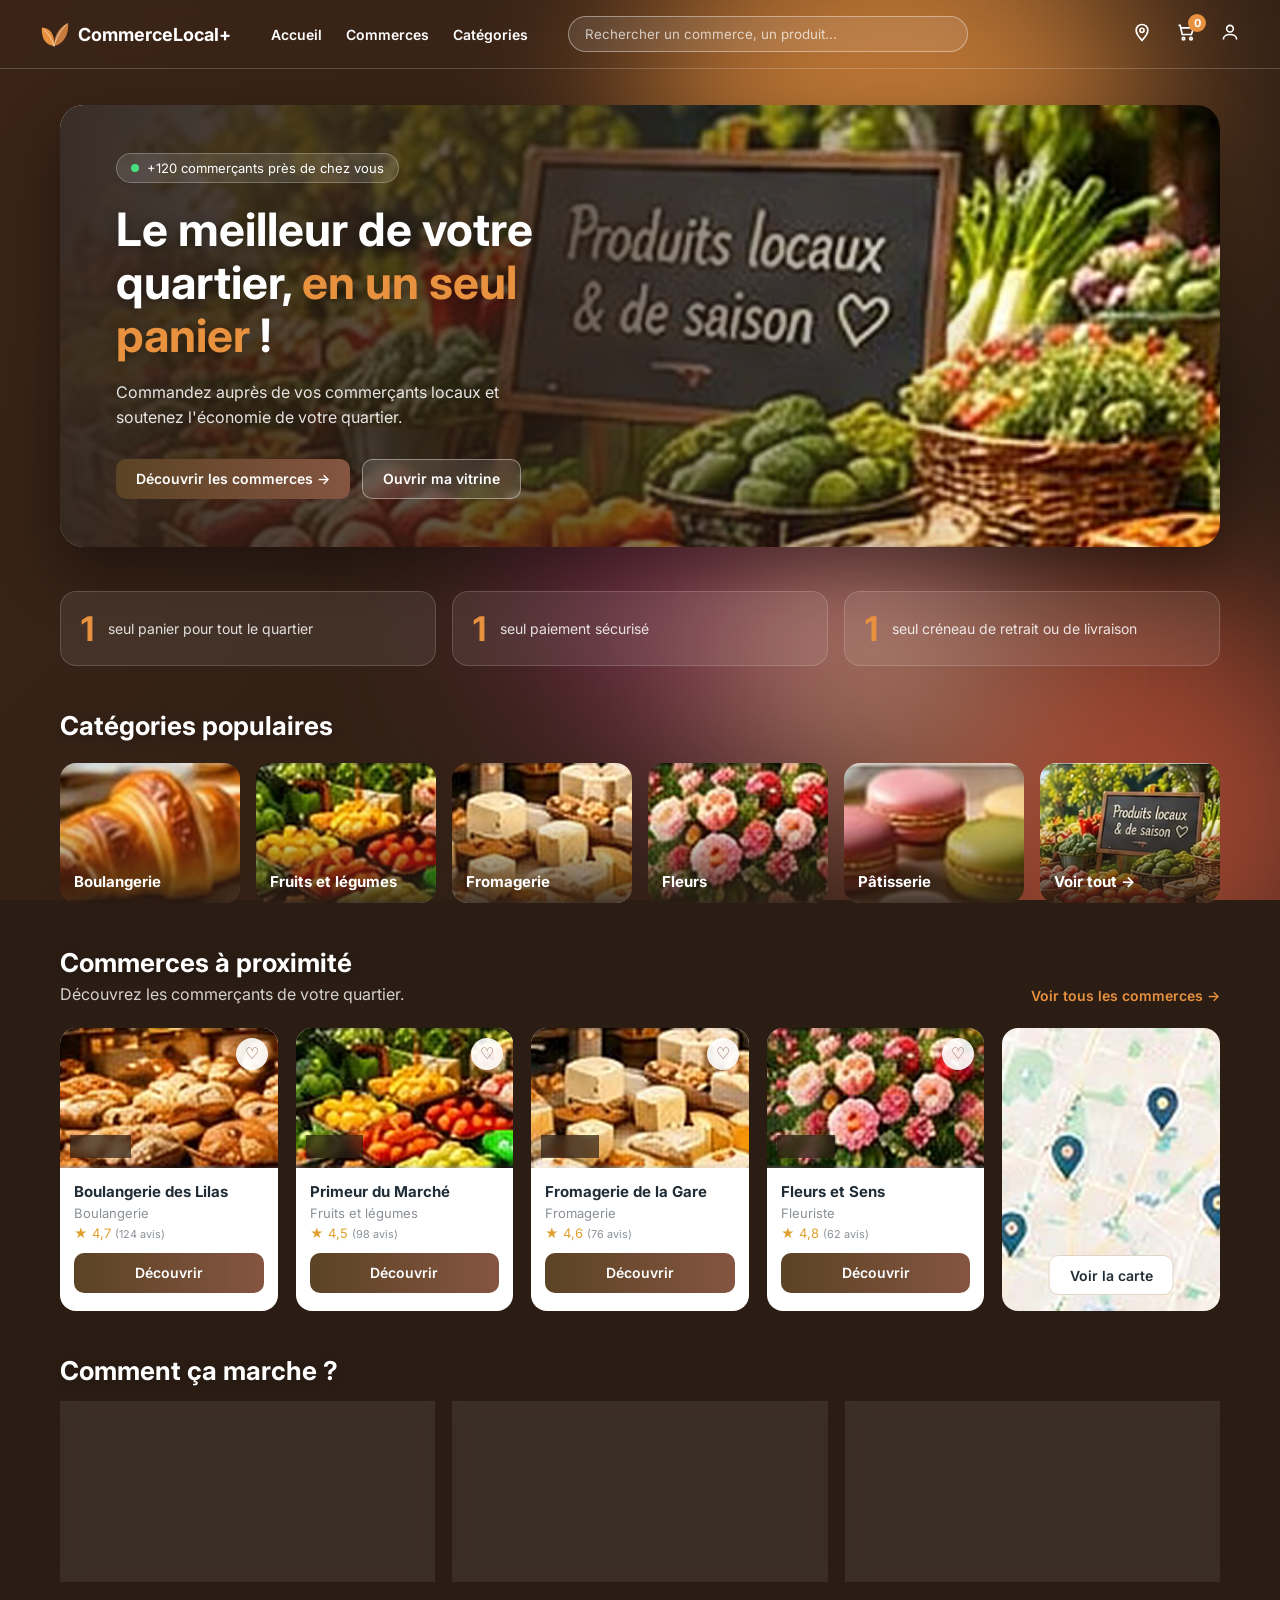
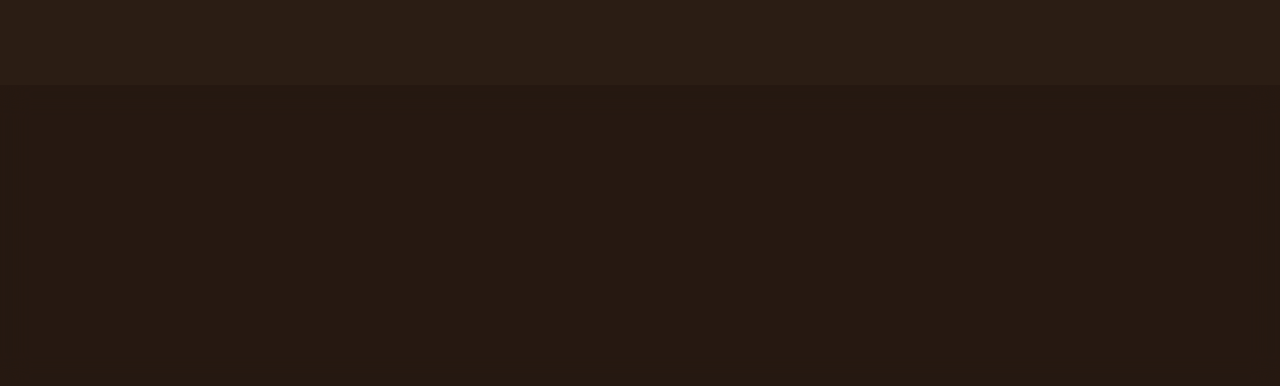
<file: pages-personne3/index.html>
<!DOCTYPE html>
<html lang="fr">
<head>
  <meta charset="UTF-8">
  <meta name="viewport" content="width=device-width, initial-scale=1.0">
  <title>Accueil - CommerceLocal+</title>
  <link href="https://fonts.googleapis.com/css2?family=Inter:wght@400;500;600;700&display=swap" rel="stylesheet">
  <!-- connexion.css pour le fond, l'en-tête, le pied de page et les boutons (commun au site) -->
  <link rel="stylesheet" href="css/connexion.css">
  <link rel="stylesheet" href="css/style.css">
</head>
<body data-page="accueil">

  <!-- taches de couleur floues qui bougent doucement derrière la page -->
  <div class="fond-couleurs">
    <span class="tache tache-1"></span>
    <span class="tache tache-2"></span>
    <span class="tache tache-3"></span>
    <span class="tache tache-4"></span>
  </div>

  <!-- en-tête -->
  <header class="entete">
    <a href="index.html" class="logo">
      <img src="images/logo.svg" alt="" onerror="this.remove()">
      CommerceLocal+
    </a>
    <nav class="menu">
      <a href="index.html">Accueil</a>
      <a href="index.html#commerces">Commerces</a>
      <a href="index.html#categories">Catégories</a>
    </nav>
    <button class="bouton-menu" type="button">☰</button>
    <input type="search" class="recherche" placeholder="Rechercher un commerce, un produit...">
    <div class="icones">
      <a href="index.html#commerces" title="Commerces autour de moi"><svg width="20" height="20" viewBox="0 0 24 24" fill="none" stroke="currentColor" stroke-width="2"><path d="M12 22s7-7 7-12a7 7 0 0 0-14 0c0 5 7 12 7 12z"/><circle cx="12" cy="10" r="2.5"/></svg></a>
      <a href="panier.html" title="Mon panier" class="lien-panier"><svg width="20" height="20" viewBox="0 0 24 24" fill="none" stroke="currentColor" stroke-width="2"><path d="M3 4h2l2.5 11h11L21 7H6.5"/><circle cx="9" cy="20" r="1.5"/><circle cx="18" cy="20" r="1.5"/></svg><b class="cart-count">0</b></a>
      <a href="connexion.html" title="Mon compte"><svg width="20" height="20" viewBox="0 0 24 24" fill="none" stroke="currentColor" stroke-width="2"><circle cx="12" cy="8" r="4"/><path d="M4 21c0-4 4-6 8-6s8 2 8 6"/></svg></a>
    </div>
  </header>

  <main class="page-site">

    <!-- bannière d'accueil : la photo du marché avec le texte par-dessus -->
    <section class="hero">
      <img class="hero-photo" src="images/hero.jpg" alt="Étal de fruits et légumes au marché">
      <div class="hero-texte">
        <p class="badge"><span class="point"></span> +120 commerçants près de chez vous</p>
        <h1>Le meilleur de votre quartier, <span>en un seul panier</span> !</h1>
        <p>Commandez auprès de vos commerçants locaux et soutenez l'économie de votre quartier.</p>
        <div class="hero-boutons">
          <a class="bouton-plein petit" href="#commerces">Découvrir les commerces →</a>
          <a class="bouton-verre" href="inscription.html">Ouvrir ma vitrine</a>
        </div>
      </div>
    </section>

    <!-- trois chiffres clés -->
    <div class="chiffres-cles">
      <div><strong>1</strong><span>seul panier pour tout le quartier</span></div>
      <div><strong>1</strong><span>seul paiement sécurisé</span></div>
      <div><strong>1</strong><span>seul créneau de retrait ou de livraison</span></div>
    </div>

    <!-- catégories -->
    <section id="categories">
      <div class="entete-section">
        <h2 class="titre-section">Catégories populaires</h2>
      </div>
      <div class="categories">
        <a href="#commerces"><img src="images/croissant.jpg" alt=""><b>Boulangerie</b></a>
        <a href="#commerces"><img src="images/shop-primeur.jpg" alt=""><b>Fruits et légumes</b></a>
        <a href="#commerces"><img src="images/shop-fromagerie.jpg" alt=""><b>Fromagerie</b></a>
        <a href="#commerces"><img src="images/shop-fleurs.jpg" alt=""><b>Fleurs</b></a>
        <a href="#commerces"><img src="images/macarons.jpg" alt=""><b>Pâtisserie</b></a>
        <a href="#commerces"><img src="images/hero.jpg" alt=""><b>Voir tout →</b></a>
      </div>
    </section>

    <!-- commerces à proximité -->
    <section id="commerces">
      <div class="entete-section">
        <div>
          <h2 class="titre-section">Commerces à proximité</h2>
          <p class="sous-titre-section">Découvrez les commerçants de votre quartier.</p>
        </div>
        <a href="#commerces" class="voir-tout">Voir tous les commerces →</a>
      </div>
      <div class="commerces">

        <article class="commerce">
          <div class="commerce-photo">
            <img src="images/shop-boulangerie.jpg" alt="Pains et viennoiseries">
            <span class="distance">0,8 km</span>
            <button class="favori" type="button" title="Ajouter aux favoris">♡</button>
          </div>
          <div class="commerce-infos">
            <h3>Boulangerie des Lilas</h3>
            <p>Boulangerie</p>
            <p class="etoiles">★ 4,7 <small>(124 avis)</small></p>
            <a class="bouton-plein petit" href="fiche-commerce.html">Découvrir</a>
          </div>
        </article>

        <article class="commerce">
          <div class="commerce-photo">
            <img src="images/shop-primeur.jpg" alt="Fruits et légumes">
            <span class="distance">1,2 km</span>
            <button class="favori" type="button" title="Ajouter aux favoris">♡</button>
          </div>
          <div class="commerce-infos">
            <h3>Primeur du Marché</h3>
            <p>Fruits et légumes</p>
            <p class="etoiles">★ 4,5 <small>(98 avis)</small></p>
            <a class="bouton-plein petit" href="fiche-commerce.html">Découvrir</a>
          </div>
        </article>

        <article class="commerce">
          <div class="commerce-photo">
            <img src="images/shop-fromagerie.jpg" alt="Fromages">
            <span class="distance">1,6 km</span>
            <button class="favori" type="button" title="Ajouter aux favoris">♡</button>
          </div>
          <div class="commerce-infos">
            <h3>Fromagerie de la Gare</h3>
            <p>Fromagerie</p>
            <p class="etoiles">★ 4,6 <small>(76 avis)</small></p>
            <a class="bouton-plein petit" href="fiche-commerce.html">Découvrir</a>
          </div>
        </article>

        <article class="commerce">
          <div class="commerce-photo">
            <img src="images/shop-fleurs.jpg" alt="Bouquets de fleurs">
            <span class="distance">1,8 km</span>
            <button class="favori" type="button" title="Ajouter aux favoris">♡</button>
          </div>
          <div class="commerce-infos">
            <h3>Fleurs et Sens</h3>
            <p>Fleuriste</p>
            <p class="etoiles">★ 4,8 <small>(62 avis)</small></p>
            <a class="bouton-plein petit" href="fiche-commerce.html">Découvrir</a>
          </div>
        </article>

        <article class="commerce carte-quartier">
          <img src="images/carte.jpg" alt="Carte du quartier">
          <a class="bouton-contour petit" href="#commerces">Voir la carte</a>
        </article>

      </div>
    </section>

    <!-- comment ça marche -->
    <section class="etapes-site">
      <h2 class="titre-section">Comment ça marche ?</h2>
      <div class="trois-etapes">
        <div class="etape-site"><span class="pastille">1</span><h3>Je remplis mon panier</h3><p>Je choisis mes produits chez plusieurs commerçants du quartier.</p></div>
        <div class="etape-site"><span class="pastille">2</span><h3>Je choisis un créneau</h3><p>Retrait en boutique ou livraison, au moment qui m'arrange.</p></div>
        <div class="etape-site"><span class="pastille">3</span><h3>Je paie une seule fois</h3><p>Un seul paiement sécurisé pour toute ma commande.</p></div>
      </div>
    </section>

  </main>

  <!-- pied de page -->
  <footer class="pied">
    <div class="pied-colonnes">
      <div class="pied-colonne">
        <p class="pied-logo">CommerceLocal+</p>
        <p>La marketplace des commerçants de votre quartier : un seul panier, un seul paiement, un seul créneau.</p>
        <!-- réseaux sociaux -->
        <div class="reseaux">
          <a href="#" title="Instagram"><svg width="18" height="18" viewBox="0 0 24 24" fill="none" stroke="currentColor" stroke-width="2"><rect x="3" y="3" width="18" height="18" rx="5"/><circle cx="12" cy="12" r="4"/></svg></a>
          <a href="#" title="Facebook"><svg width="18" height="18" viewBox="0 0 24 24" fill="currentColor"><path d="M14 8h3V4h-3c-2.8 0-4 1.8-4 4v2H7v4h3v8h4v-8h3l1-4h-4V8.5c0-.3.2-.5.5-.5z"/></svg></a>
          <a href="#" title="E-mail"><svg width="18" height="18" viewBox="0 0 24 24" fill="none" stroke="currentColor" stroke-width="2"><rect x="3" y="5" width="18" height="14" rx="2"/><path d="M3 7l9 6 9-6"/></svg></a>
        </div>
      </div>
      <div class="pied-colonne">
        <p class="pied-titre">Découvrir</p>
        <a href="index.html">Accueil</a>
        <a href="index.html#commerces">Commerces</a>
        <a href="index.html#categories">Catégories</a>
      </div>
      <div class="pied-colonne">
        <p class="pied-titre">Mon compte</p>
        <a href="connexion.html">Se connecter</a>
        <a href="inscription.html">Créer un compte</a>
        <a href="dashboard-client.html">Mon tableau de bord</a>
      </div>
      <div class="pied-colonne">
        <p class="pied-titre">Espaces pro</p>
        <a href="dashboard-commercant.html">Commerçant</a>
        <a href="dashboard-livreur.html">Livreur</a>
        <a href="dashboard-admin.html">Administrateur</a>
      </div>
      <div class="pied-colonne">
        <p class="pied-titre">Aide</p>
        <a href="#">Contact</a>
        <a href="#">Questions fréquentes</a>
        <a href="#">Conditions d'utilisation</a>
        <a href="#">Mentions légales</a>
      </div>
    </div>
    <p class="pied-bas">© 2026 CommerceLocal+ · Projet ECE B2 Data &amp; IA</p>
  </footer>


  <script src="js/script.js"></script>
</body>
</html>
</file>
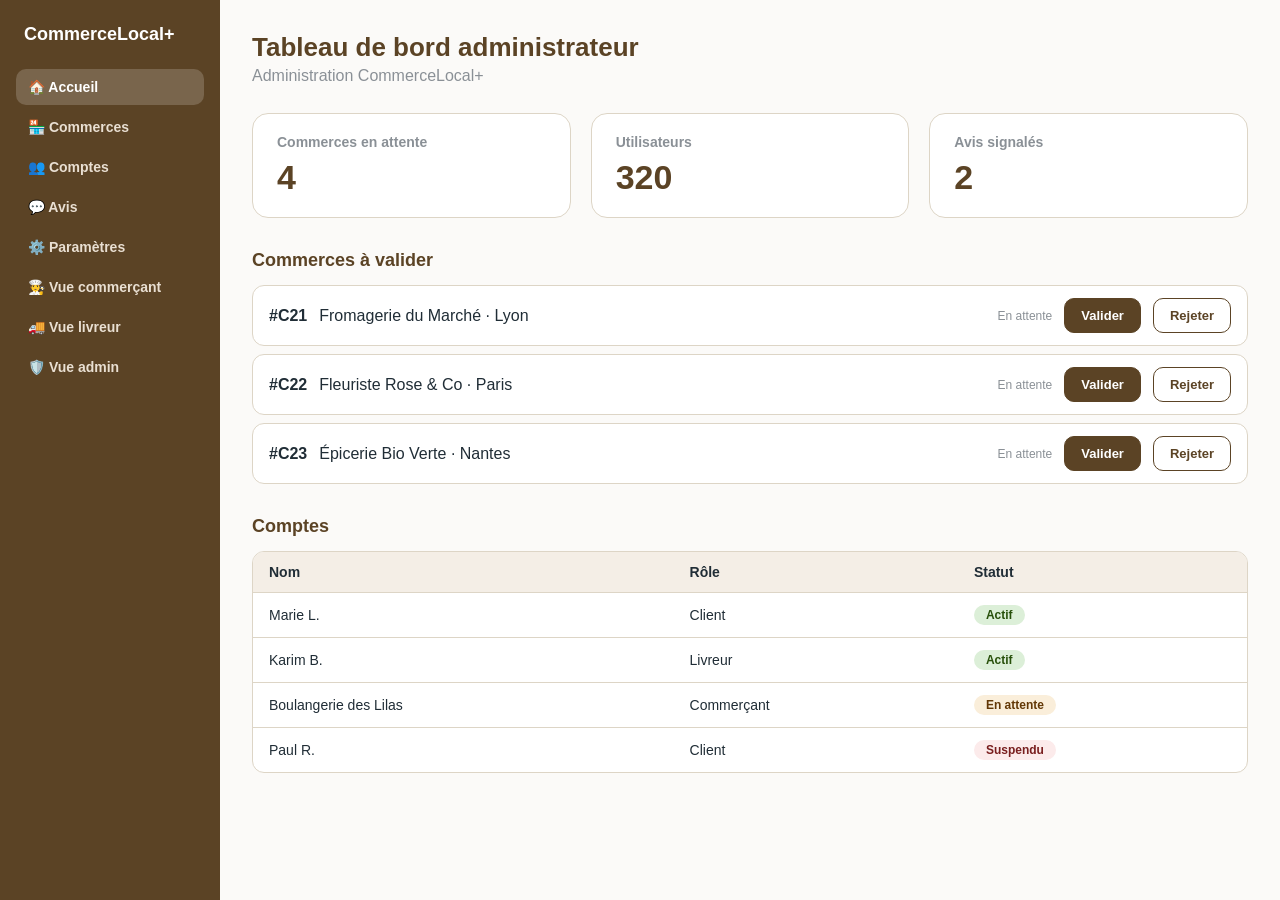
<file: dashboard_admin.html>
<!DOCTYPE html>
<html lang="fr">

<head>
    <meta charset="UTF-8">
    <meta name="viewport" content="width=device-width, initial-scale=1">
    <title>Tableau de bord administrateur</title>
    <link rel="stylesheet" href="css/dashboard.css">
    <script src="js/dashboard.js" charset="UTF-8" defer></script>
</head>

<body>
    <div class="layout">

        <aside class="menu-lateral">
            <div class="logo-dash">CommerceLocal+</div>
            <nav>
                <a class="nav-item actif" href="dashboard_admin.html">🏠 Accueil</a>
                <a class="nav-item" href="#commerces">🏪 Commerces</a>
                <a class="nav-item" href="#comptes">👥 Comptes</a>
                <a class="nav-item" href="#">💬 Avis</a>
                <a class="nav-item" href="#">⚙️ Paramètres</a>
                <a class="nav-item" href="dashboard_commercant.html">🧑‍🍳 Vue commerçant</a>
                <a class="nav-item" href="dashboard_livreur.html">🚚 Vue livreur</a>
                <a class="nav-item" href="dashboard_admin.html">🛡️ Vue admin</a>
            </nav>
        </aside>

        <main class="contenu">
            <h1>Tableau de bord administrateur</h1>
            <p class="commerce">Administration CommerceLocal+</p>

            <section class="cartes">
                <div class="carte-stat">
                    <span class="carte-titre">Commerces en attente</span>
                    <span class="carte-chiffre">4</span>
                </div>
                <div class="carte-stat">
                    <span class="carte-titre">Utilisateurs</span>
                    <span class="carte-chiffre">320</span>
                </div>
                <div class="carte-stat">
                    <span class="carte-titre">Avis signalés</span>
                    <span class="carte-chiffre">2</span>
                </div>
            </section>

            <section class="bloc" id="commerces">
                <h2>Commerces à valider</h2>

                <div class="commande">
                    <span class="num">#C21</span>
                    <span class="texte">Fromagerie du Marché · Lyon</span>
                    <span class="etat">En attente</span>
                    <button class="btn plein">Valider</button>
                    <button class="btn contour">Rejeter</button>
                </div>

                <div class="commande">
                    <span class="num">#C22</span>
                    <span class="texte">Fleuriste Rose &amp; Co · Paris</span>
                    <span class="etat">En attente</span>
                    <button class="btn plein">Valider</button>
                    <button class="btn contour">Rejeter</button>
                </div>

                <div class="commande">
                    <span class="num">#C23</span>
                    <span class="texte">Épicerie Bio Verte · Nantes</span>
                    <span class="etat">En attente</span>
                    <button class="btn plein">Valider</button>
                    <button class="btn contour">Rejeter</button>
                </div>
            </section>

            <section class="bloc" id="comptes">
                <div class="entete-bloc">
                    <h2>Comptes</h2>
                </div>
                <div class="tableau">
                    <table>
                        <thead>
                            <tr>
                                <th>Nom</th>
                                <th>Rôle</th>
                                <th>Statut</th>
                            </tr>
                        </thead>
                        <tbody>
                            <tr>
                                <td>Marie L.</td>
                                <td>Client</td>
                                <td><span class="pastille vert">Actif</span></td>
                            </tr>
                            <tr>
                                <td>Karim B.</td>
                                <td>Livreur</td>
                                <td><span class="pastille vert">Actif</span></td>
                            </tr>
                            <tr>
                                <td>Boulangerie des Lilas</td>
                                <td>Commerçant</td>
                                <td><span class="pastille orange">En attente</span></td>
                            </tr>
                            <tr>
                                <td>Paul R.</td>
                                <td>Client</td>
                                <td><span class="pastille rouge">Suspendu</span></td>
                            </tr>
                        </tbody>
                    </table>
                </div>
            </section>
        </main>

    </div>
</body>

</html>
</file>
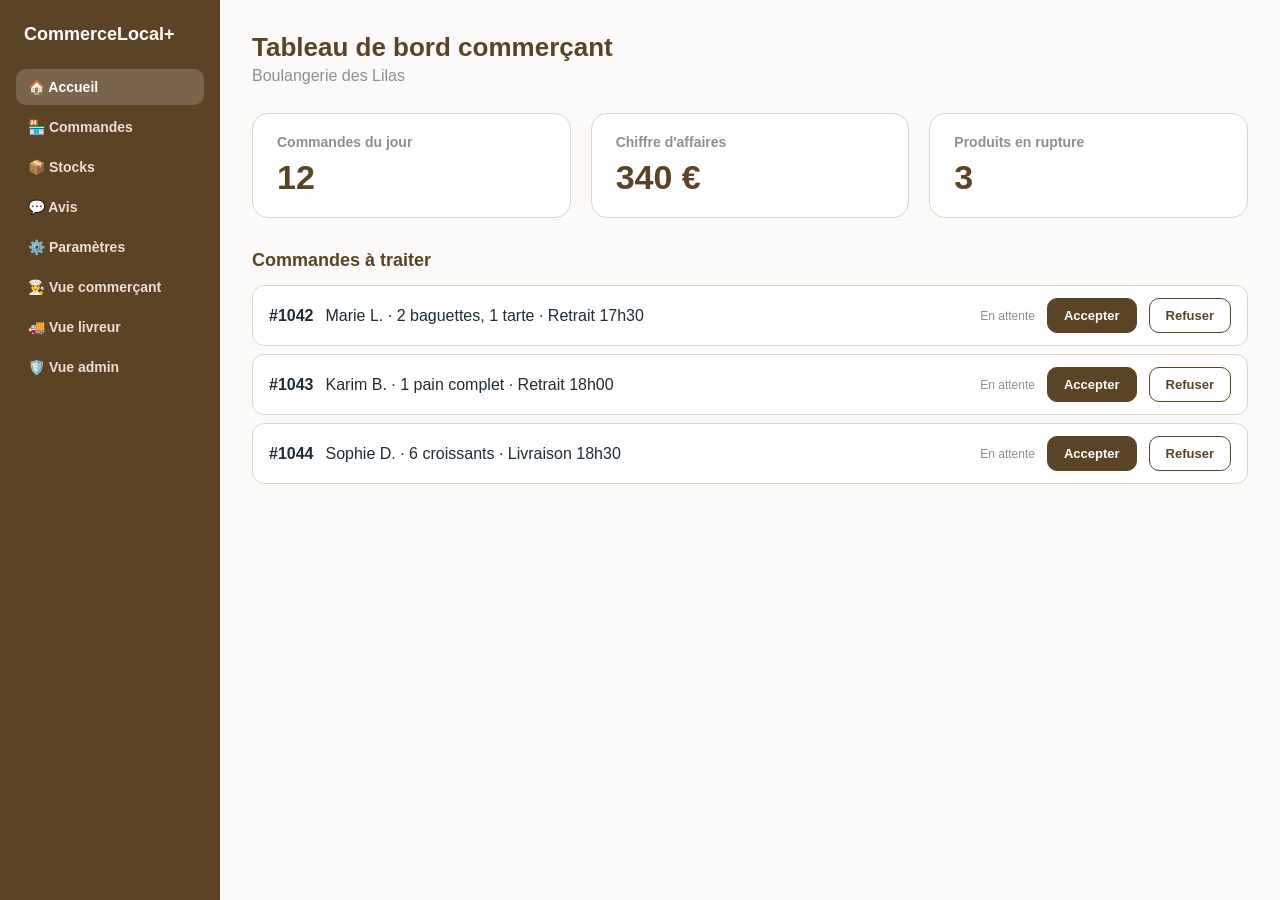
<file: dashboard_commercant.html>
<!DOCTYPE html>
<html lang="fr">

<head>
    <meta charset="UTF-8">
    <meta name="viewport" content="width=device-width, initial-scale=1">
    <title>Tableau de bord commerçant</title>
    <link rel="stylesheet" href="css/dashboard.css">
</head>


<body>
    <div class="layout">

        <aside class="menu-lateral">
            <div class="logo-dash">CommerceLocal+</div>
            <nav>
                <a class="nav-item actif" href="#">🏠 Accueil</a>
                <a class="nav-item" href="#">🏪 Commandes</a>
                <a class="nav-item" href="#">📦 Stocks</a>
                <a class="nav-item" href="#">💬 Avis</a>
                <a class="nav-item" href="parametres.html">⚙️ Paramètres</a>
                <a class="nav-item" href="dashboard_commercant.html">🧑‍🍳 Vue commerçant</a>
                <a class="nav-item" href="dashboard_livreur.html">🚚 Vue livreur</a>
                <a class="nav-item" href="dashboard_admin.html">🛡️ Vue admin</a>
            </nav>
        </aside>

        <main class="contenu">
            <h1>Tableau de bord commerçant</h1>
            <p class="commerce">Boulangerie des Lilas</p>

            <section class="cartes">
                <div class="carte-stat">
                    <span class="carte-titre">Commandes du jour</span>
                    <span class="carte-chiffre">12</span>
                </div>
                <div class="carte-stat">
                    <span class="carte-titre">Chiffre d'affaires</span>
                    <span class="carte-chiffre">340 €</span>
                </div>
                <div class="carte-stat">
                    <span class="carte-titre">Produits en rupture</span>
                    <span class="carte-chiffre">3</span>
                </div>
            </section>
            <section class="bloc">
                <h2>Commandes à traiter</h2>

                <div class="commande">
                    <span class="num">#1042</span>
                    <span class="texte">Marie L. · 2 baguettes, 1 tarte · Retrait 17h30</span>
                    <span class="etat">En attente</span>
                    <button class="btn plein">Accepter</button>
                    <button class="btn contour">Refuser</button>
                </div>

                <div class="commande">
                    <span class="num">#1043</span>
                    <span class="texte">Karim B. · 1 pain complet · Retrait 18h00</span>
                    <span class="etat">En attente</span>
                    <button class="btn plein">Accepter</button>
                    <button class="btn contour">Refuser</button>
                </div>

                <div class="commande">
                    <span class="num">#1044</span>
                    <span class="texte">Sophie D. · 6 croissants · Livraison 18h30</span>
                    <span class="etat">En attente</span>
                    <button class="btn plein">Accepter</button>
                    <button class="btn contour">Refuser</button>
                </div>
            </section>
        </main>

    </div>
    <script src="js/dashboard.js" charset="UTF-8" defer></script>
</body>

</html>
</file>
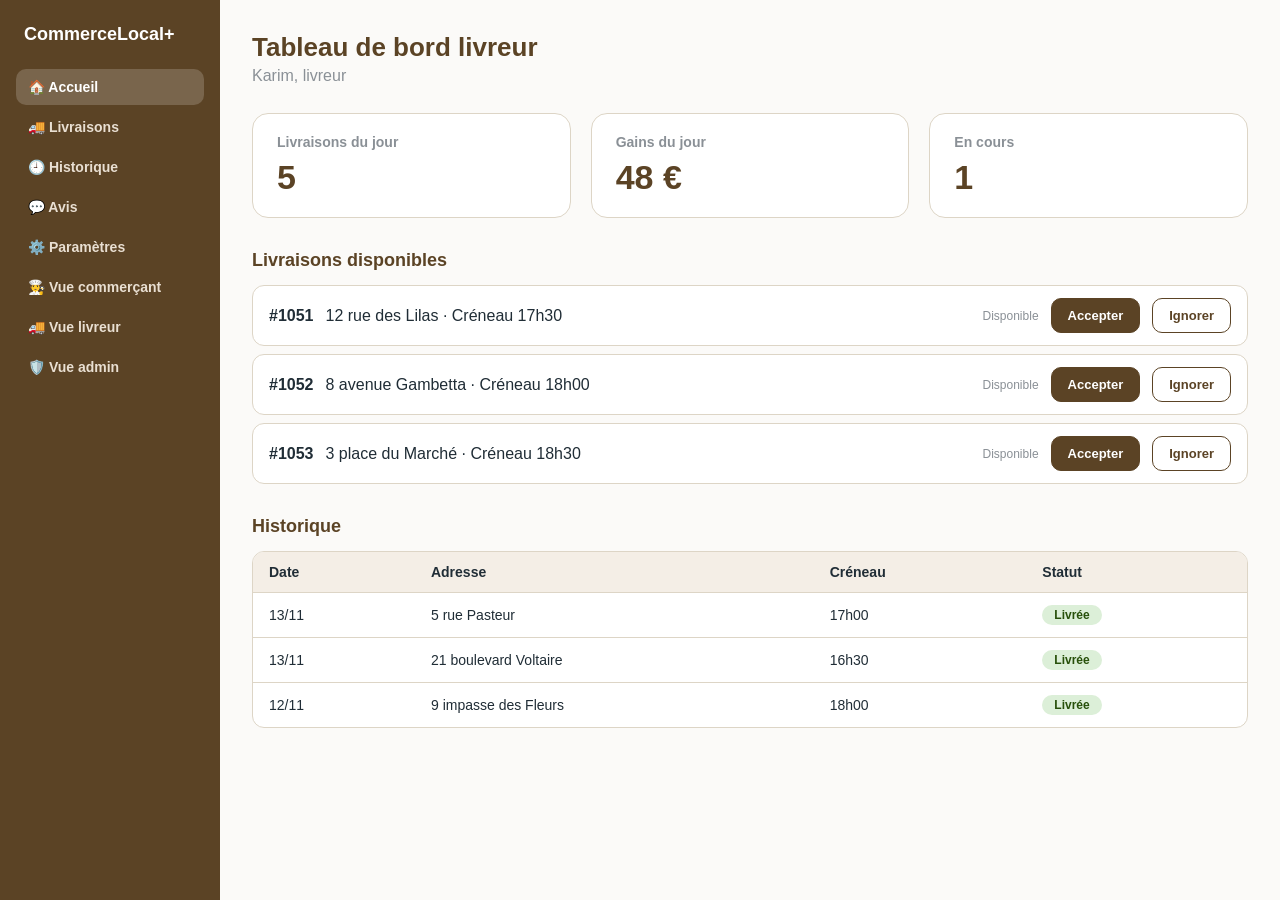
<file: dashboard_livreur.html>
<!DOCTYPE html>
<html lang="fr">

<head>
    <meta charset="UTF-8">
    <meta name="viewport" content="width=device-width, initial-scale=1">
    <title>Tableau de bord livreur</title>
    <link rel="stylesheet" href="css/dashboard.css">
    <script src="js/dashboard.js" charset="UTF-8" defer></script>
</head>

<body>
    <div class="layout">

        <aside class="menu-lateral">
            <div class="logo-dash">CommerceLocal+</div>
            <nav>
                <a class="nav-item actif" href="dashboard_livreur.html">🏠 Accueil</a>
                <a class="nav-item" href="#livraisons">🚚 Livraisons</a>
                <a class="nav-item" href="#historique">🕘 Historique</a>
                <a class="nav-item" href="#">💬 Avis</a>
                <a class="nav-item" href="#">⚙️ Paramètres</a>
                <a class="nav-item" href="dashboard_commercant.html">🧑‍🍳 Vue commerçant</a>
                <a class="nav-item" href="dashboard_livreur.html">🚚 Vue livreur</a>
                <a class="nav-item" href="dashboard_admin.html">🛡️ Vue admin</a>
            </nav>
        </aside>

        <main class="contenu">
            <h1>Tableau de bord livreur</h1>
            <p class="commerce">Karim, livreur</p>

            <section class="cartes">
                <div class="carte-stat">
                    <span class="carte-titre">Livraisons du jour</span>
                    <span class="carte-chiffre">5</span>
                </div>
                <div class="carte-stat">
                    <span class="carte-titre">Gains du jour</span>
                    <span class="carte-chiffre">48 €</span>
                </div>
                <div class="carte-stat">
                    <span class="carte-titre">En cours</span>
                    <span class="carte-chiffre">1</span>
                </div>
            </section>

            <section class="bloc" id="livraisons">
                <h2>Livraisons disponibles</h2>

                <div class="commande">
                    <span class="num">#1051</span>
                    <span class="texte">12 rue des Lilas · Créneau 17h30</span>
                    <span class="etat">Disponible</span>
                    <button class="btn plein">Accepter</button>
                    <button class="btn contour">Ignorer</button>
                </div>

                <div class="commande">
                    <span class="num">#1052</span>
                    <span class="texte">8 avenue Gambetta · Créneau 18h00</span>
                    <span class="etat">Disponible</span>
                    <button class="btn plein">Accepter</button>
                    <button class="btn contour">Ignorer</button>
                </div>

                <div class="commande">
                    <span class="num">#1053</span>
                    <span class="texte">3 place du Marché · Créneau 18h30</span>
                    <span class="etat">Disponible</span>
                    <button class="btn plein">Accepter</button>
                    <button class="btn contour">Ignorer</button>
                </div>
            </section>

            <section class="bloc" id="historique">
                <div class="entete-bloc">
                    <h2>Historique</h2>
                </div>
                <div class="tableau">
                    <table>
                        <thead>
                            <tr>
                                <th>Date</th>
                                <th>Adresse</th>
                                <th>Créneau</th>
                                <th>Statut</th>
                            </tr>
                        </thead>
                        <tbody>
                            <tr>
                                <td>13/11</td>
                                <td>5 rue Pasteur</td>
                                <td>17h00</td>
                                <td><span class="pastille vert">Livrée</span></td>
                            </tr>
                            <tr>
                                <td>13/11</td>
                                <td>21 boulevard Voltaire</td>
                                <td>16h30</td>
                                <td><span class="pastille vert">Livrée</span></td>
                            </tr>
                            <tr>
                                <td>12/11</td>
                                <td>9 impasse des Fleurs</td>
                                <td>18h00</td>
                                <td><span class="pastille vert">Livrée</span></td>
                            </tr>
                        </tbody>
                    </table>
                </div>
            </section>
        </main>

    </div>
</body>

</html>
</file>
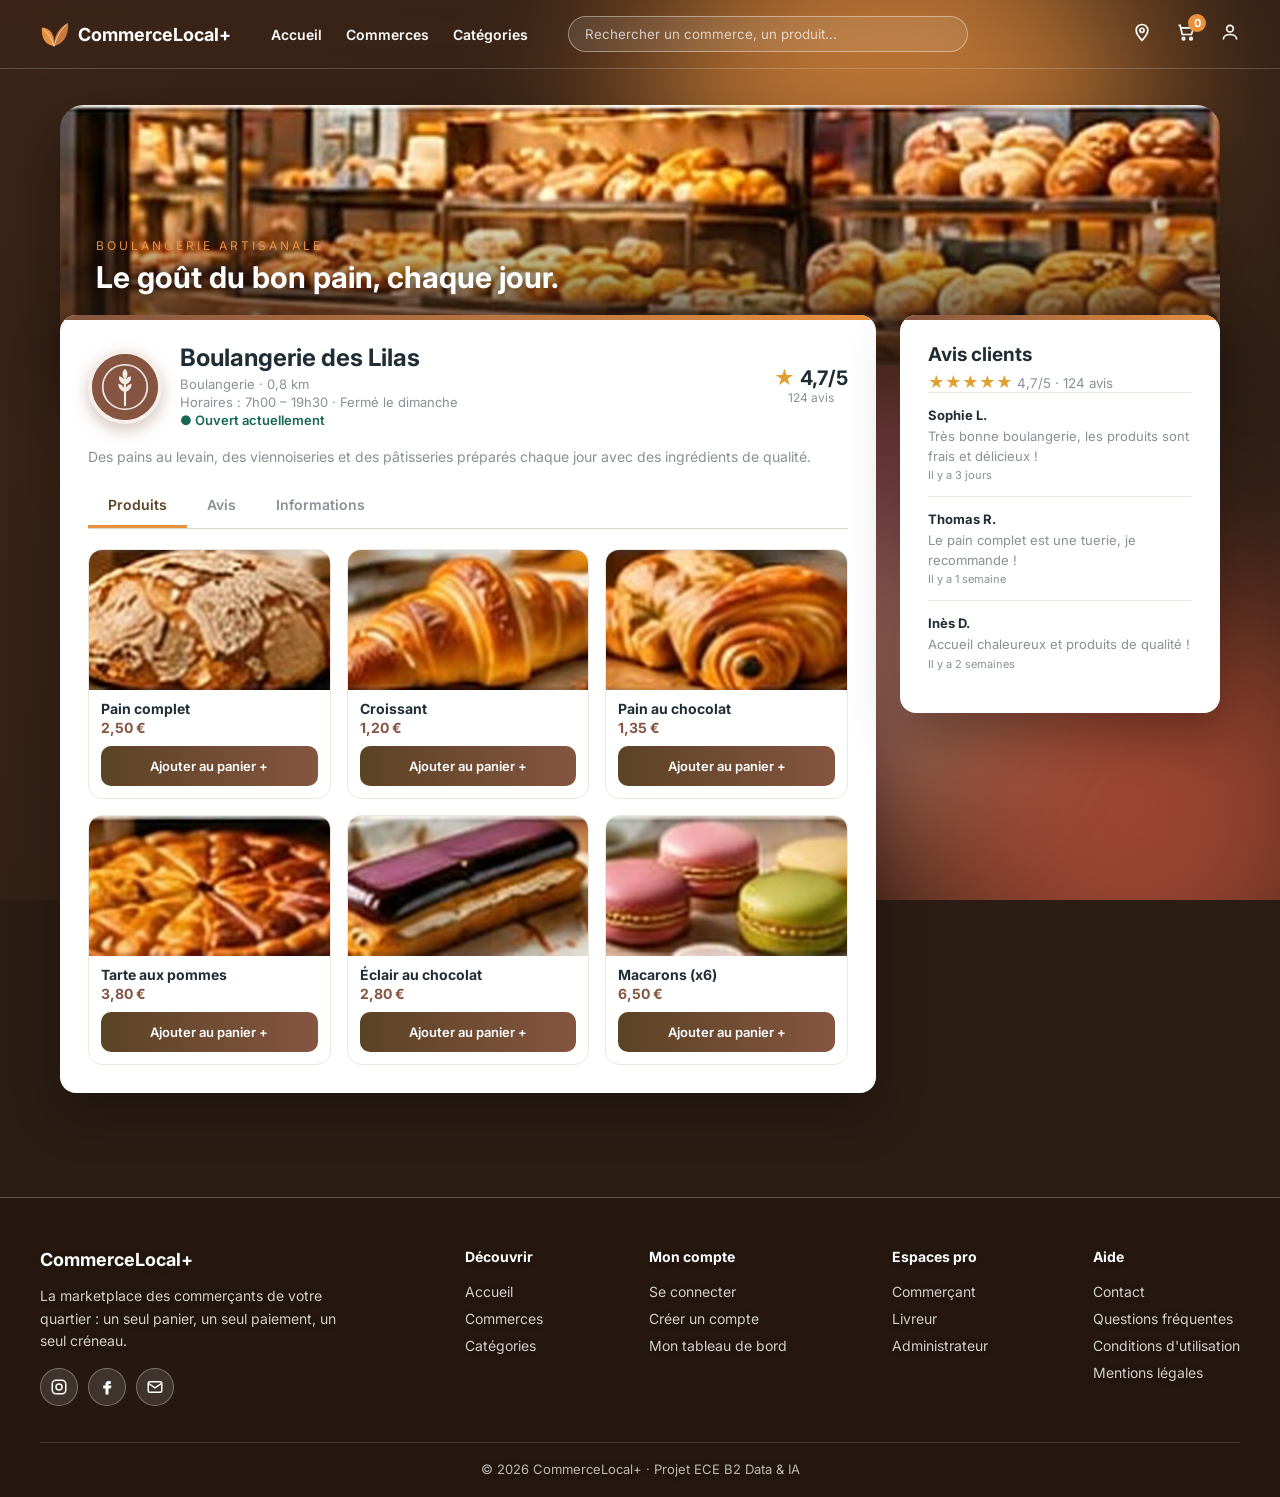
<file: pages-personne3/fiche-commerce.html>
<!DOCTYPE html>
<html lang="fr">
<head>
  <meta charset="UTF-8">
  <meta name="viewport" content="width=device-width, initial-scale=1.0">
  <title>Boulangerie des Lilas - CommerceLocal+</title>
  <link href="https://fonts.googleapis.com/css2?family=Inter:wght@400;500;600;700&display=swap" rel="stylesheet">
  <!-- connexion.css pour le fond, l'en-tête, le pied de page et les boutons (commun au site) -->
  <link rel="stylesheet" href="css/connexion.css">
  <link rel="stylesheet" href="css/style.css">
</head>
<body data-page="fiche">

  <!-- taches de couleur floues qui bougent doucement derrière la page -->
  <div class="fond-couleurs">
    <span class="tache tache-1"></span>
    <span class="tache tache-2"></span>
    <span class="tache tache-3"></span>
    <span class="tache tache-4"></span>
  </div>

  <!-- en-tête -->
  <header class="entete">
    <a href="index.html" class="logo">
      <img src="images/logo.svg" alt="" onerror="this.remove()">
      CommerceLocal+
    </a>
    <nav class="menu">
      <a href="index.html">Accueil</a>
      <a href="index.html#commerces">Commerces</a>
      <a href="index.html#categories">Catégories</a>
    </nav>
    <button class="bouton-menu" type="button">☰</button>
    <input type="search" class="recherche" placeholder="Rechercher un commerce, un produit...">
    <div class="icones">
      <a href="index.html#commerces" title="Commerces autour de moi"><svg width="20" height="20" viewBox="0 0 24 24" fill="none" stroke="currentColor" stroke-width="2"><path d="M12 22s7-7 7-12a7 7 0 0 0-14 0c0 5 7 12 7 12z"/><circle cx="12" cy="10" r="2.5"/></svg></a>
      <a href="panier.html" title="Mon panier" class="lien-panier"><svg width="20" height="20" viewBox="0 0 24 24" fill="none" stroke="currentColor" stroke-width="2"><path d="M3 4h2l2.5 11h11L21 7H6.5"/><circle cx="9" cy="20" r="1.5"/><circle cx="18" cy="20" r="1.5"/></svg><b class="cart-count">0</b></a>
      <a href="connexion.html" title="Mon compte"><svg width="20" height="20" viewBox="0 0 24 24" fill="none" stroke="currentColor" stroke-width="2"><circle cx="12" cy="8" r="4"/><path d="M4 21c0-4 4-6 8-6s8 2 8 6"/></svg></a>
    </div>
  </header>

  <main class="page-site">

    <!-- photo de la boutique avec le slogan par-dessus -->
    <div class="banniere">
      <img src="images/banniere.jpg" alt="Vitrine de la Boulangerie des Lilas">
      <div class="banniere-texte">
        <span>BOULANGERIE ARTISANALE</span>
        <strong>Le goût du bon pain, chaque jour.</strong>
      </div>
    </div>

    <div class="colonnes-fiche">
      <section class="bloc-blanc bloc-remonte">

        <!-- infos du commerce -->
        <div class="profil">
          <img class="logo-commerce" src="images/logo-boulangerie.svg" alt="Logo de la Boulangerie des Lilas">
          <div>
            <h1>Boulangerie des Lilas</h1>
            <p>Boulangerie · 0,8 km</p>
            <p>Horaires : 7h00 – 19h30 · Fermé le dimanche</p>
            <p class="ouvert">● Ouvert actuellement</p>
          </div>
          <p class="note"><span class="etoiles">★</span> 4,7/5<small>124 avis</small></p>
        </div>
        <p class="description">Des pains au levain, des viennoiseries et des pâtisseries préparés chaque jour avec des ingrédients de qualité.</p>

        <!-- onglets -->
        <div class="onglets">
          <button class="onglet actif" data-onglet="produits">Produits</button>
          <button class="onglet" data-onglet="avis">Avis</button>
          <button class="onglet" data-onglet="infos">Informations</button>
        </div>

        <!-- onglet produits -->
        <div id="produits" class="panneau">
          <div class="produits">

            <article class="produit">
              <div class="produit-photo"><img src="images/pain-complet.jpg" alt="Pain complet"></div>
              <h3>Pain complet</h3>
              <p>2,50 €</p>
              <button class="bouton-plein petit ajouter" data-produit="pain-complet">Ajouter au panier +</button>
            </article>

            <article class="produit">
              <div class="produit-photo"><img src="images/croissant.jpg" alt="Croissant"></div>
              <h3>Croissant</h3>
              <p>1,20 €</p>
              <button class="bouton-plein petit ajouter" data-produit="croissant">Ajouter au panier +</button>
            </article>

            <article class="produit">
              <div class="produit-photo"><img src="images/pain-chocolat.jpg" alt="Pain au chocolat"></div>
              <h3>Pain au chocolat</h3>
              <p>1,35 €</p>
              <button class="bouton-plein petit ajouter" data-produit="pain-chocolat">Ajouter au panier +</button>
            </article>

            <article class="produit">
              <div class="produit-photo"><img src="images/tarte-pommes.jpg" alt="Tarte aux pommes"></div>
              <h3>Tarte aux pommes</h3>
              <p>3,80 €</p>
              <button class="bouton-plein petit ajouter" data-produit="tarte-pommes">Ajouter au panier +</button>
            </article>

            <article class="produit">
              <div class="produit-photo"><img src="images/eclair.jpg" alt="Éclair au chocolat"></div>
              <h3>Éclair au chocolat</h3>
              <p>2,80 €</p>
              <button class="bouton-plein petit ajouter" data-produit="eclair">Ajouter au panier +</button>
            </article>

            <article class="produit">
              <div class="produit-photo"><img src="images/macarons.jpg" alt="Macarons (x6)"></div>
              <h3>Macarons (x6)</h3>
              <p>6,50 €</p>
              <button class="bouton-plein petit ajouter" data-produit="macarons">Ajouter au panier +</button>
            </article>

          </div>
        </div>

        <!-- onglet avis -->
        <div id="avis" class="panneau cache">
          <div class="avis"><b>Sophie L. <span class="etoiles">★★★★★</span></b><p>Très bonne boulangerie, les produits sont frais et délicieux !</p></div>
          <div class="avis"><b>Thomas R. <span class="etoiles">★★★★☆</span></b><p>Le pain complet est une tuerie, je recommande !</p></div>
          <div class="avis"><b>Inès D. <span class="etoiles">★★★★★</span></b><p>Accueil chaleureux et produits de qualité !</p></div>
        </div>

        <!-- onglet informations -->
        <div id="infos" class="panneau cache">
          <div class="avis">
            <p>Adresse : 12 rue des Lilas, 95380</p>
            <p>Horaires : du lundi au samedi, 7h00 – 19h30</p>
            <p>Services : retrait en boutique et livraison dans le quartier</p>
          </div>
        </div>
      </section>

      <!-- avis clients à droite -->
      <aside class="bloc-blanc bloc-remonte">
        <h2>Avis clients</h2>
        <p class="etoiles">★★★★★ <small>4,7/5 · 124 avis</small></p>
        <div class="avis"><b>Sophie L.</b><p>Très bonne boulangerie, les produits sont frais et délicieux !</p><small>Il y a 3 jours</small></div>
        <div class="avis"><b>Thomas R.</b><p>Le pain complet est une tuerie, je recommande !</p><small>Il y a 1 semaine</small></div>
        <div class="avis"><b>Inès D.</b><p>Accueil chaleureux et produits de qualité !</p><small>Il y a 2 semaines</small></div>
      </aside>
    </div>

  </main>

  <!-- pied de page -->
  <footer class="pied">
    <div class="pied-colonnes">
      <div class="pied-colonne">
        <p class="pied-logo">CommerceLocal+</p>
        <p>La marketplace des commerçants de votre quartier : un seul panier, un seul paiement, un seul créneau.</p>
        <!-- réseaux sociaux -->
        <div class="reseaux">
          <a href="#" title="Instagram"><svg width="18" height="18" viewBox="0 0 24 24" fill="none" stroke="currentColor" stroke-width="2"><rect x="3" y="3" width="18" height="18" rx="5"/><circle cx="12" cy="12" r="4"/></svg></a>
          <a href="#" title="Facebook"><svg width="18" height="18" viewBox="0 0 24 24" fill="currentColor"><path d="M14 8h3V4h-3c-2.8 0-4 1.8-4 4v2H7v4h3v8h4v-8h3l1-4h-4V8.5c0-.3.2-.5.5-.5z"/></svg></a>
          <a href="#" title="E-mail"><svg width="18" height="18" viewBox="0 0 24 24" fill="none" stroke="currentColor" stroke-width="2"><rect x="3" y="5" width="18" height="14" rx="2"/><path d="M3 7l9 6 9-6"/></svg></a>
        </div>
      </div>
      <div class="pied-colonne">
        <p class="pied-titre">Découvrir</p>
        <a href="index.html">Accueil</a>
        <a href="index.html#commerces">Commerces</a>
        <a href="index.html#categories">Catégories</a>
      </div>
      <div class="pied-colonne">
        <p class="pied-titre">Mon compte</p>
        <a href="connexion.html">Se connecter</a>
        <a href="inscription.html">Créer un compte</a>
        <a href="dashboard-client.html">Mon tableau de bord</a>
      </div>
      <div class="pied-colonne">
        <p class="pied-titre">Espaces pro</p>
        <a href="dashboard-commercant.html">Commerçant</a>
        <a href="dashboard-livreur.html">Livreur</a>
        <a href="dashboard-admin.html">Administrateur</a>
      </div>
      <div class="pied-colonne">
        <p class="pied-titre">Aide</p>
        <a href="#">Contact</a>
        <a href="#">Questions fréquentes</a>
        <a href="#">Conditions d'utilisation</a>
        <a href="#">Mentions légales</a>
      </div>
    </div>
    <p class="pied-bas">© 2026 CommerceLocal+ · Projet ECE B2 Data &amp; IA</p>
  </footer>


  <script src="js/script.js"></script>
</body>
</html>
</file>
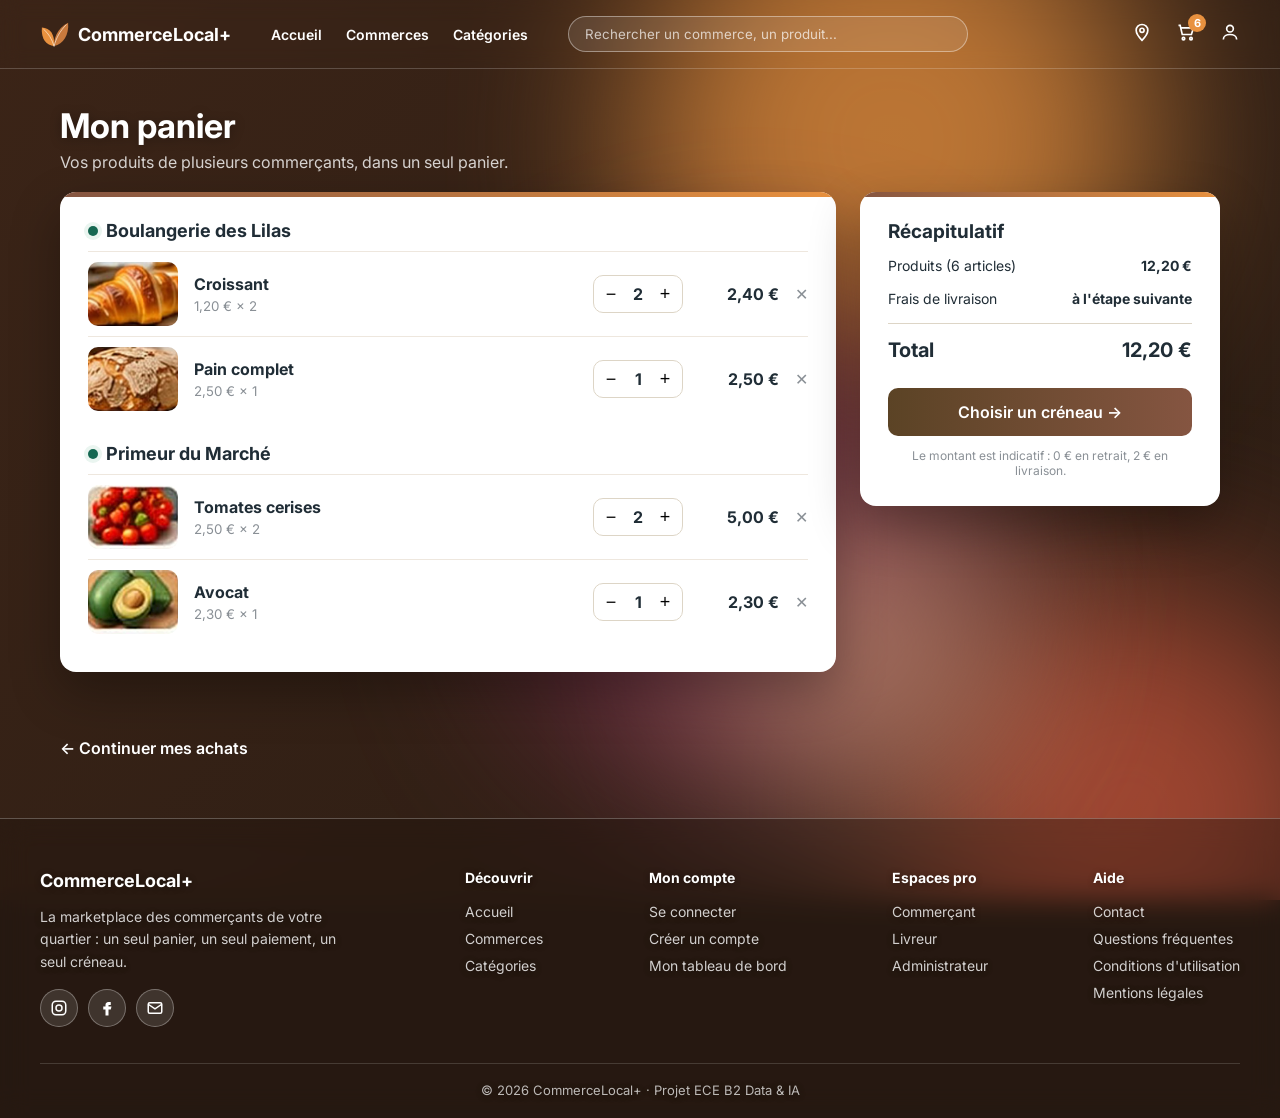
<file: pages-personne3/panier.html>
<!DOCTYPE html>
<html lang="fr">
<head>
  <meta charset="UTF-8">
  <meta name="viewport" content="width=device-width, initial-scale=1.0">
  <title>Mon panier - CommerceLocal+</title>
  <link href="https://fonts.googleapis.com/css2?family=Inter:wght@400;500;600;700&display=swap" rel="stylesheet">
  <!-- connexion.css pour le fond, l'en-tête, le pied de page et les boutons (commun au site) -->
  <link rel="stylesheet" href="css/connexion.css">
  <link rel="stylesheet" href="css/style.css">
</head>
<body data-page="panier">

  <!-- taches de couleur floues qui bougent doucement derrière la page -->
  <div class="fond-couleurs">
    <span class="tache tache-1"></span>
    <span class="tache tache-2"></span>
    <span class="tache tache-3"></span>
    <span class="tache tache-4"></span>
  </div>

  <!-- en-tête -->
  <header class="entete">
    <a href="index.html" class="logo">
      <img src="images/logo.svg" alt="" onerror="this.remove()">
      CommerceLocal+
    </a>
    <nav class="menu">
      <a href="index.html">Accueil</a>
      <a href="index.html#commerces">Commerces</a>
      <a href="index.html#categories">Catégories</a>
    </nav>
    <button class="bouton-menu" type="button">☰</button>
    <input type="search" class="recherche" placeholder="Rechercher un commerce, un produit...">
    <div class="icones">
      <a href="index.html#commerces" title="Commerces autour de moi"><svg width="20" height="20" viewBox="0 0 24 24" fill="none" stroke="currentColor" stroke-width="2"><path d="M12 22s7-7 7-12a7 7 0 0 0-14 0c0 5 7 12 7 12z"/><circle cx="12" cy="10" r="2.5"/></svg></a>
      <a href="panier.html" title="Mon panier" class="lien-panier"><svg width="20" height="20" viewBox="0 0 24 24" fill="none" stroke="currentColor" stroke-width="2"><path d="M3 4h2l2.5 11h11L21 7H6.5"/><circle cx="9" cy="20" r="1.5"/><circle cx="18" cy="20" r="1.5"/></svg><b class="cart-count">0</b></a>
      <a href="connexion.html" title="Mon compte"><svg width="20" height="20" viewBox="0 0 24 24" fill="none" stroke="currentColor" stroke-width="2"><circle cx="12" cy="8" r="4"/><path d="M4 21c0-4 4-6 8-6s8 2 8 6"/></svg></a>
    </div>
  </header>

  <main class="page-site">
    <h1 class="titre-page-site">Mon panier</h1>
    <p class="sous-titre-section">Vos produits de plusieurs commerçants, dans un seul panier.</p>

    <div class="colonnes-panier">

      <!-- les produits du panier (ajoutés par le JS) -->
      <section class="bloc-blanc" id="liste-panier"></section>

      <!-- récapitulatif -->
      <aside class="bloc-blanc recap-panier">
        <h2>Récapitulatif</h2>
        <p class="ligne"><span>Produits (<span id="nb-articles">0</span> articles)</span> <b id="sous-total">0,00 €</b></p>
        <p class="ligne"><span>Frais de livraison</span> <b>à l'étape suivante</b></p>
        <p class="ligne total"><span>Total</span> <b id="total">0,00 €</b></p>
        <a id="commander" class="bouton-plein" href="creneau.html">Choisir un créneau →</a>
        <p class="petit-texte">Le montant est indicatif : 0 € en retrait, 2 € en livraison.</p>
      </aside>

    </div>

    <a class="lien-retour-site" href="index.html#commerces">← Continuer mes achats</a>
  </main>

  <!-- pied de page -->
  <footer class="pied">
    <div class="pied-colonnes">
      <div class="pied-colonne">
        <p class="pied-logo">CommerceLocal+</p>
        <p>La marketplace des commerçants de votre quartier : un seul panier, un seul paiement, un seul créneau.</p>
        <!-- réseaux sociaux -->
        <div class="reseaux">
          <a href="#" title="Instagram"><svg width="18" height="18" viewBox="0 0 24 24" fill="none" stroke="currentColor" stroke-width="2"><rect x="3" y="3" width="18" height="18" rx="5"/><circle cx="12" cy="12" r="4"/></svg></a>
          <a href="#" title="Facebook"><svg width="18" height="18" viewBox="0 0 24 24" fill="currentColor"><path d="M14 8h3V4h-3c-2.8 0-4 1.8-4 4v2H7v4h3v8h4v-8h3l1-4h-4V8.5c0-.3.2-.5.5-.5z"/></svg></a>
          <a href="#" title="E-mail"><svg width="18" height="18" viewBox="0 0 24 24" fill="none" stroke="currentColor" stroke-width="2"><rect x="3" y="5" width="18" height="14" rx="2"/><path d="M3 7l9 6 9-6"/></svg></a>
        </div>
      </div>
      <div class="pied-colonne">
        <p class="pied-titre">Découvrir</p>
        <a href="index.html">Accueil</a>
        <a href="index.html#commerces">Commerces</a>
        <a href="index.html#categories">Catégories</a>
      </div>
      <div class="pied-colonne">
        <p class="pied-titre">Mon compte</p>
        <a href="connexion.html">Se connecter</a>
        <a href="inscription.html">Créer un compte</a>
        <a href="dashboard-client.html">Mon tableau de bord</a>
      </div>
      <div class="pied-colonne">
        <p class="pied-titre">Espaces pro</p>
        <a href="dashboard-commercant.html">Commerçant</a>
        <a href="dashboard-livreur.html">Livreur</a>
        <a href="dashboard-admin.html">Administrateur</a>
      </div>
      <div class="pied-colonne">
        <p class="pied-titre">Aide</p>
        <a href="#">Contact</a>
        <a href="#">Questions fréquentes</a>
        <a href="#">Conditions d'utilisation</a>
        <a href="#">Mentions légales</a>
      </div>
    </div>
    <p class="pied-bas">© 2026 CommerceLocal+ · Projet ECE B2 Data &amp; IA</p>
  </footer>


  <script src="js/script.js"></script>
</body>
</html>
</file>
<file: pages-personne3/css/connexion.css>
/* style des pages connexion et inscription - Personne 1 */

/* couleurs de la maquette */
:root {
  --marron: #855541;
  --marron-fonce: #5B4325;
  --orange: #E8913F;
  --texte: #202D36;
  --gris: #8A9096;
  --contour: #DDD5C6;
  --blanc: #FFFFFF;
}

* {
  box-sizing: border-box;
  margin: 0;
  padding: 0;
}

body {
  font-family: 'Inter', sans-serif;
  color: var(--blanc);
  background: #2B1D14;
  min-height: 100vh;
  display: flex;
  flex-direction: column;
}

/* fond coloré : taches floues aux couleurs chaudes du site */
.fond-couleurs {
  position: fixed;
  inset: 0;
  z-index: -1;
  overflow: hidden;
  background: linear-gradient(135deg, #3B2417, #2B1D14);
}

.tache {
  position: absolute;
  border-radius: 50%;
  filter: blur(90px);
  opacity: 0.75;
  animation: bouge 18s ease-in-out infinite alternate;
}

/* orange */
.tache-1 {
  width: 520px;
  height: 520px;
  background: #E8913F;
  top: -120px;
  right: 10%;
}

/* terracotta */
.tache-2 {
  width: 460px;
  height: 460px;
  background: #C2523A;
  bottom: -140px;
  right: -80px;
  animation-delay: -6s;
}

/* prune */
.tache-3 {
  width: 480px;
  height: 480px;
  background: #7A2E4F;
  top: 35%;
  left: 40%;
  animation-delay: -12s;
}

/* doré */
.tache-4 {
  width: 320px;
  height: 320px;
  background: #F6C98E;
  bottom: 10%;
  left: 55%;
  opacity: 0.45;
  animation-delay: -3s;
}

/* les taches se déplacent lentement */
@keyframes bouge {
  from { transform: translate(0, 0) scale(1); }
  to { transform: translate(-90px, 70px) scale(1.15); }
}

/* en-tête transparent avec un effet verre flouté */
.entete {
  position: sticky;
  top: 0;
  z-index: 10;
  background: linear-gradient(90deg, var(--marron) 45%, transparent 45%);
  backdrop-filter: blur(10px);
  display: flex;
  align-items: center;
  gap: 40px;
  padding: 16px 40px;
  border-bottom: 1px solid rgba(255, 255, 255, 0.2);
}

.logo {
  display: flex;
  align-items: center;
  gap: 8px;
  font-size: 18px;
  font-weight: 700;
  color: var(--blanc);
  text-decoration: none;
}

.logo img {
  height: 26px;
}

.menu {
  display: flex;
  gap: 24px;
}

.menu a {
  position: relative;
  color: var(--blanc);
  font-size: 14px;
  font-weight: 600;
  text-decoration: none;
}

.menu a:hover {
  color: var(--orange);
}

/* petit trait orange qui glisse sous le lien au survol */
.menu a::after {
  content: "";
  position: absolute;
  left: 0;
  bottom: -6px;
  width: 0;
  height: 2px;
  background: var(--orange);
  transition: width 0.25s;
}

.menu a:hover::after {
  width: 100%;
}

.recherche {
  flex: 1;
  max-width: 400px;
  padding: 9px 16px;
  border: 1px solid rgba(255, 255, 255, 0.4);
  border-radius: 20px;
  background: rgba(255, 255, 255, 0.1);
  color: var(--blanc);
  font-family: inherit;
  transition: background 0.2s, border-color 0.2s;
}

.recherche:focus {
  outline: none;
  background: rgba(255, 255, 255, 0.2);
  border-color: var(--orange);
}

.recherche::placeholder {
  color: rgba(255, 255, 255, 0.7);
}

.icones {
  display: flex;
  gap: 24px;
  margin-left: auto;
}

.icones a {
  color: var(--blanc);
  transition: color 0.2s, transform 0.2s;
}

.icones a:hover {
  color: var(--orange);
  transform: translateY(-2px);
}

/* contenu de la page : panneau marron à gauche, carte à droite */
.page-connexion {
  flex: 1;
  display: flex;
}

/* panneau marron plein comme sur la maquette */
.bienvenue {
  width: 45%;
  background: var(--marron);
  padding: 60px;
  display: flex;
  flex-direction: column;
  justify-content: center;
}

/* partie droite : on voit le fond coloré, la carte est au centre */
.zone-carte {
  flex: 1;
  display: flex;
  align-items: center;
  justify-content: center;
  padding: 60px 40px;
}

.bienvenue h1 {
  text-shadow: 0 2px 12px rgba(0, 0, 0, 0.3);
  font-size: 42px;
  line-height: 1.25;
  margin-bottom: 24px;
}

/* le titre arrive en glissant depuis la gauche */
.bienvenue h1 {
  animation: arrive-gauche 0.9s ease 0.3s both;
}

@keyframes arrive-gauche {
  from { opacity: 0; transform: translateX(-40px); }
  to { opacity: 1; transform: translateX(0); }
}

/* le mot "quartier" flotte doucement avec un reflet doré qui passe dessus */
.bienvenue h1 span {
  display: inline-block;
  background: linear-gradient(90deg, #E8913F 0%, #F6C98E 50%, #E8913F 100%);
  background-size: 200% auto;
  -webkit-background-clip: text;
  background-clip: text;
  color: transparent;
  text-shadow: none;
  animation: flotte 3s ease-in-out infinite, reflet 3s linear infinite;
}

@keyframes flotte {
  0%, 100% { transform: translateY(0); }
  50% { transform: translateY(-8px); }
}

@keyframes reflet {
  to { background-position: 200% center; }
}

/* petite étiquette au-dessus du titre */
.badge {
  display: inline-flex;
  align-items: center;
  gap: 8px;
  align-self: flex-start;
  padding: 6px 14px;
  margin-bottom: 20px !important;
  border-radius: 20px;
  background: rgba(255, 255, 255, 0.12);
  border: 1px solid rgba(255, 255, 255, 0.25);
  font-size: 13px !important;
}

/* point vert qui clignote */
.point {
  width: 8px;
  height: 8px;
  border-radius: 50%;
  background: #4ADE80;
  animation: clignote 1.6s infinite;
}

@keyframes clignote {
  50% { opacity: 0.3; }
}

.bienvenue p {
  font-size: 16px;
  line-height: 1.6;
  margin-bottom: 40px;
}

.avantages {
  list-style: none;
}

.avantages li {
  display: flex;
  align-items: center;
  gap: 16px;
  margin-bottom: 24px;
  font-size: 15px;
  transition: transform 0.2s;
}

/* la ligne glisse un peu à droite au survol */
.avantages li:hover {
  transform: translateX(6px);
}

.pastille {
  width: 40px;
  height: 40px;
  border-radius: 50%;
  background: var(--orange);
  display: flex;
  align-items: center;
  justify-content: center;
  font-weight: 700;
  flex-shrink: 0;
  /* halo orange autour du rond */
  box-shadow: 0 0 0 6px rgba(232, 145, 63, 0.25);
  animation: pulse 3s ease-in-out infinite;
}

/* les textes de gauche apparaissent les uns après les autres en montant */
.bienvenue .badge,
.bienvenue > p,
.avantages li {
  animation: monte 0.8s ease both;
}

.bienvenue .badge { animation-delay: 0.1s; }
.bienvenue > p:not(.badge) { animation-delay: 0.6s; }
.avantages li:nth-child(1) { animation-delay: 0.9s; }
.avantages li:nth-child(2) { animation-delay: 1.1s; }
.avantages li:nth-child(3) { animation-delay: 1.3s; }

@keyframes monte {
  from { opacity: 0; translate: 0 25px; }
  to { opacity: 1; translate: 0 0; }
}

/* les pastilles 1, 2, 3 font une petite pulsation chacune leur tour */
.avantages li:nth-child(2) .pastille { animation-delay: 1s; }
.avantages li:nth-child(3) .pastille { animation-delay: 2s; }

@keyframes pulse {
  0%, 70%, 100% { box-shadow: 0 0 0 6px rgba(232, 145, 63, 0.25); }
  35% { box-shadow: 0 0 0 12px rgba(232, 145, 63, 0); scale: 1.08; }
}

/* carte blanche du formulaire */
.carte {
  width: 100%;
  max-width: 440px;
  background: var(--blanc);
  color: var(--texte);
  border-radius: 16px;
  padding: 36px;
  box-shadow: 0 20px 50px rgba(0, 0, 0, 0.3);
  position: relative;
  overflow: hidden;
  animation: apparition 0.7s ease both;
}

/* bande dégradée marron-orange en haut de la carte */
.carte::before {
  content: "";
  position: absolute;
  top: 0;
  left: 0;
  right: 0;
  height: 5px;
  background: linear-gradient(90deg, var(--marron), var(--orange));
}

/* la carte arrive en glissant vers le haut à l'ouverture */
@keyframes apparition {
  from { opacity: 0; transform: translateY(30px); }
  to { opacity: 1; transform: translateY(0); }
}

.carte h2 {
  font-size: 24px;
}

/* petit trait orange sous le titre */
.carte h2::after {
  content: "";
  display: block;
  width: 40px;
  height: 3px;
  margin-top: 8px;
  border-radius: 2px;
  background: var(--orange);
}

.sous-titre {
  font-size: 14px;
  color: var(--gris);
  margin: 6px 0 24px;
}

label,
.label {
  display: block;
  font-size: 14px;
  font-weight: 600;
  margin-bottom: 6px;
}

input[type="text"],
input[type="email"],
input[type="password"] {
  width: 100%;
  height: 46px;
  padding: 0 14px;
  margin-bottom: 16px;
  border: 1px solid var(--contour);
  border-radius: 10px;
  font-family: inherit;
  font-size: 14px;
}

input:focus {
  outline: none;
  border-color: var(--marron);
  box-shadow: 0 0 0 4px rgba(133, 85, 65, 0.15);
}

/* champ en rouge quand il y a une erreur */
input.champ-erreur {
  border-color: #C0392B;
}

.deux-colonnes {
  display: flex;
  gap: 16px;
}

.deux-colonnes div {
  flex: 1;
}

/* bouton "Afficher" dans le champ mot de passe */
.champ-mdp {
  position: relative;
}

.voir-mdp {
  position: absolute;
  right: 12px;
  top: 14px;
  border: none;
  background: none;
  color: var(--marron);
  font-family: inherit;
  font-size: 12px;
  font-weight: 600;
  cursor: pointer;
}

.case {
  display: flex;
  align-items: center;
  gap: 8px;
  font-size: 13px;
  font-weight: 400;
  color: var(--gris);
  margin-bottom: 0;
}

.case input {
  accent-color: var(--marron);
}

.ligne-options {
  display: flex;
  justify-content: space-between;
  align-items: center;
}

.ligne-options a,
.lien-bas a {
  color: var(--marron-fonce);
  font-size: 13px;
  font-weight: 600;
  text-decoration: none;
}

.ligne-options a:hover,
.lien-bas a:hover {
  text-decoration: underline;
}

/* boutons */
.bouton-plein,
.bouton-contour {
  display: block;
  width: 100%;
  height: 48px;
  line-height: 48px;
  border-radius: 10px;
  font-family: inherit;
  font-size: 16px;
  font-weight: 600;
  text-align: center;
  text-decoration: none;
  cursor: pointer;
  transition: transform 0.2s, box-shadow 0.2s, border-color 0.2s;
}

/* les boutons montent un peu au survol */
.bouton-plein:hover,
.bouton-contour:hover {
  transform: translateY(-2px);
}

.bouton-plein {
  position: relative;
  overflow: hidden;
  background: linear-gradient(90deg, var(--marron-fonce), var(--marron));
  color: var(--blanc);
  border: none;
}

.bouton-plein:hover {
  box-shadow: 0 8px 20px rgba(91, 67, 37, 0.4);
}

/* reflet de lumière qui traverse le bouton au survol */
.bouton-plein::after {
  content: "";
  position: absolute;
  top: 0;
  left: -75%;
  width: 50%;
  height: 100%;
  background: linear-gradient(120deg, transparent, rgba(255, 255, 255, 0.35), transparent);
  transform: skewX(-20deg);
}

.bouton-plein:hover::after {
  left: 125%;
  transition: left 0.7s;
}

.bouton-contour {
  background: var(--blanc);
  color: var(--texte);
  border: 1px solid var(--contour);
  line-height: 46px;
}

.bouton-contour:hover {
  border-color: var(--marron);
}

/* ligne avec "OU" au milieu */
.separateur {
  display: flex;
  align-items: center;
  gap: 12px;
  color: var(--gris);
  font-size: 12px;
  font-weight: 600;
  margin: 18px 0;
}

.separateur::before,
.separateur::after {
  content: "";
  flex: 1;
  height: 1px;
  background: var(--contour);
}

/* choix client / commerçant / livreur */
.choix-role {
  display: flex;
  gap: 10px;
  margin-bottom: 18px;
}

.role {
  flex: 1;
  height: 40px;
  border: 1px solid var(--contour);
  border-radius: 10px;
  background: var(--blanc);
  font-family: inherit;
  font-size: 14px;
  font-weight: 600;
  cursor: pointer;
  transition: border-color 0.2s, transform 0.2s;
}

.role:hover {
  border-color: var(--marron);
  transform: translateY(-1px);
}

.role.actif {
  border-color: var(--marron);
  background: #F6EFE9;
  color: var(--marron-fonce);
}

.message {
  font-size: 13px;
  min-height: 18px;
  margin: 12px 0 8px;
}

.message.erreur {
  color: #C0392B;
}

.message.succes {
  color: #166852;
}

.lien-bas {
  margin-top: 20px;
  text-align: center;
  font-size: 13px;
  color: var(--gris);
}

/* pied de page transparent : on voit le fond derrière, flouté */
.pied {
  background: rgba(30, 18, 12, 0.35);
  backdrop-filter: blur(14px);
  border-top: 1px solid rgba(255, 255, 255, 0.25);
  text-shadow: 0 1px 6px rgba(0, 0, 0, 0.4);
  padding: 48px 40px 20px;
  font-size: 14px;
}

.pied-colonnes {
  display: flex;
  justify-content: space-between;
  gap: 40px;
  max-width: 1200px;
  margin: 0 auto;
}

.pied-colonne {
  display: flex;
  flex-direction: column;
  gap: 10px;
}

.pied-colonne:first-child {
  max-width: 320px;
}

.pied-colonne p {
  line-height: 1.6;
  color: rgba(255, 255, 255, 0.8);
}

.pied .pied-logo {
  font-size: 18px;
  font-weight: 700;
  color: var(--blanc);
}

.pied .pied-titre {
  font-weight: 700;
  color: var(--blanc);
  margin-bottom: 4px;
}

.pied a {
  color: rgba(255, 255, 255, 0.8);
  text-decoration: none;
  transition: color 0.2s, padding-left 0.2s;
}

.pied-colonne > a:hover {
  color: var(--orange);
  padding-left: 4px;
}

/* ronds des réseaux sociaux */
.reseaux {
  display: flex;
  gap: 10px;
  margin-top: 6px;
}

.reseaux a {
  width: 38px;
  height: 38px;
  border-radius: 50%;
  display: flex;
  align-items: center;
  justify-content: center;
  background: rgba(255, 255, 255, 0.12);
  border: 1px solid rgba(255, 255, 255, 0.3);
  color: var(--blanc);
  transition: background 0.2s, transform 0.2s;
}

.reseaux a:hover {
  background: var(--orange);
  transform: translateY(-3px);
}

.pied-bas {
  max-width: 1200px;
  margin: 36px auto 0;
  padding-top: 18px;
  border-top: 1px solid rgba(255, 255, 255, 0.15);
  text-align: center;
  font-size: 13px;
  color: rgba(255, 255, 255, 0.7);
}

/* tablette */
@media (max-width: 900px) {
  .page-connexion {
    flex-direction: column;
  }

  .bienvenue {
    width: 100%;
    padding: 40px 24px;
  }

  .zone-carte {
    padding: 40px 24px;
  }

  .entete {
    background: var(--marron);
  }

  .bienvenue h1 {
    font-size: 32px;
  }

  .recherche {
    display: none;
  }

  .pied-colonnes {
    flex-wrap: wrap;
  }

  .pied-colonne {
    width: 45%;
  }
}

/* téléphone */
@media (max-width: 600px) {
  .entete {
    padding: 14px 16px;
    gap: 16px;
  }

  .menu {
    display: none;
  }

  .bienvenue {
    padding: 30px 16px;
  }

  .zone-carte {
    padding: 30px 16px;
  }

  .bienvenue h1 {
    font-size: 26px;
  }

  .carte {
    padding: 24px 20px;
  }

  .deux-colonnes {
    flex-direction: column;
    gap: 0;
  }

  .pied {
    padding: 36px 20px 20px;
  }

  .pied-colonnes {
    flex-direction: column;
    gap: 28px;
  }

  .pied-colonne {
    width: 100%;
  }
}
</file>
<file: pages-personne3/css/style.css>
/* style des pages accueil, fiche commerce et panier - Personne 3 */
/* le fond, l'en-tête, le pied de page et les boutons viennent de connexion.css */

/* en-tête transparent sur toute la largeur */
.entete {
  background: transparent;
}

/* petit chiffre rond sur l'icône du panier */
.lien-panier {
  position: relative;
}

.cart-count {
  position: absolute;
  top: -8px;
  right: -10px;
  min-width: 18px;
  padding: 2px 5px;
  border-radius: 10px;
  background: var(--orange);
  color: var(--blanc);
  font-size: 11px;
  text-align: center;
}

/* bouton menu, visible seulement sur téléphone */
.bouton-menu {
  display: none;
  border: none;
  background: none;
  color: var(--blanc);
  font-size: 22px;
  cursor: pointer;
}

/* contenu de la page */
.page-site {
  flex: 1;
  width: 100%;
  max-width: 1240px;
  margin: 0 auto;
  padding: 36px 40px 60px;
}

.page-site section {
  margin-bottom: 44px;
}

/* titres blancs posés sur le fond coloré */
.titre-section,
.titre-page-site {
  font-size: 26px;
  margin-bottom: 6px;
  text-shadow: 0 2px 12px rgba(0, 0, 0, 0.3);
}

.titre-page-site {
  font-size: 34px;
}

.sous-titre-section {
  color: rgba(255, 255, 255, 0.8);
  margin-bottom: 20px;
}

/* bouton plus petit pour les cartes */
.bouton-plein.petit,
.bouton-contour.petit {
  display: inline-block;
  width: auto;
  height: 40px;
  line-height: 40px;
  padding: 0 20px;
  font-size: 14px;
}

/* ---------- page accueil ---------- */

/* grande bannière : la photo prend toute la place, le texte est posé dessus */
.hero {
  position: relative;
  min-height: 440px;
  border-radius: 24px;
  overflow: hidden;
  display: flex;
  align-items: center;
  box-shadow: 0 25px 60px rgba(0, 0, 0, 0.4);
  animation: apparition 0.8s ease both;
}

.hero-photo {
  position: absolute;
  inset: 0;
  width: 100%;
  height: 100%;
  object-fit: cover;
  transform: scale(1.05);
  animation: zoom-lent 20s ease-in-out infinite alternate;
}

/* la photo grossit très lentement */
@keyframes zoom-lent {
  to { transform: scale(1.15); }
}

/* voile sombre à gauche pour bien lire le texte */
.hero::after {
  content: "";
  position: absolute;
  inset: 0;
  background: linear-gradient(90deg, rgba(43, 29, 20, 0.92) 0%, rgba(43, 29, 20, 0.7) 45%, rgba(43, 29, 20, 0) 80%);
}

.hero-texte {
  position: relative;
  z-index: 1;
  max-width: 560px;
  padding: 48px 56px;
}

.hero h1 {
  font-size: 46px;
  line-height: 1.15;
  margin-bottom: 18px;
  text-shadow: 0 2px 16px rgba(0, 0, 0, 0.4);
}

.hero h1 span {
  color: var(--orange);
}

.hero-texte > p:not(.badge) {
  color: rgba(255, 255, 255, 0.88);
  font-size: 16px;
  line-height: 1.6;
  margin-bottom: 28px;
}

.hero-boutons {
  display: flex;
  flex-wrap: wrap;
  gap: 12px;
}

/* bouton transparent effet verre */
.bouton-verre {
  display: inline-block;
  height: 40px;
  line-height: 38px;
  padding: 0 20px;
  border-radius: 10px;
  border: 1px solid rgba(255, 255, 255, 0.4);
  background: rgba(255, 255, 255, 0.12);
  backdrop-filter: blur(6px);
  color: var(--blanc);
  font-size: 14px;
  font-weight: 600;
  text-decoration: none;
  transition: background 0.2s;
}

.bouton-verre:hover {
  background: rgba(255, 255, 255, 0.25);
}

/* trois chiffres clés sous la bannière */
.chiffres-cles {
  display: grid;
  grid-template-columns: repeat(3, 1fr);
  gap: 16px;
  margin: 20px 0 44px;
}

.chiffres-cles div {
  display: flex;
  align-items: center;
  gap: 14px;
  padding: 16px 20px;
  border-radius: 16px;
  background: rgba(255, 255, 255, 0.08);
  border: 1px solid rgba(255, 255, 255, 0.16);
  backdrop-filter: blur(10px);
  animation: monte 0.7s ease both;
}

.chiffres-cles div:nth-child(2) { animation-delay: 0.15s; }
.chiffres-cles div:nth-child(3) { animation-delay: 0.3s; }

.chiffres-cles strong {
  font-size: 34px;
  color: var(--orange);
}

.chiffres-cles span {
  font-size: 14px;
  color: rgba(255, 255, 255, 0.85);
}

/* titre de section avec un lien "Voir tout" à droite */
.entete-section {
  display: flex;
  justify-content: space-between;
  align-items: flex-end;
  margin-bottom: 4px;
}

.voir-tout {
  color: var(--orange);
  font-weight: 600;
  font-size: 14px;
  text-decoration: none;
  margin-bottom: 20px;
}

.voir-tout:hover {
  text-decoration: underline;
}

/* catégories : une photo avec le nom écrit dessus */
.categories {
  display: grid;
  grid-template-columns: repeat(6, 1fr);
  gap: 16px;
  margin-top: 16px;
}

.categories a {
  position: relative;
  height: 140px;
  border-radius: 16px;
  overflow: hidden;
  color: var(--blanc);
  text-decoration: none;
  transition: transform 0.2s, box-shadow 0.2s;
}

.categories a:hover {
  transform: translateY(-4px);
  box-shadow: 0 12px 24px rgba(0, 0, 0, 0.35), 0 0 0 3px var(--orange);
}

.categories img {
  width: 100%;
  height: 100%;
  object-fit: cover;
  transition: transform 0.5s;
}

/* la photo zoome au survol */
.categories a:hover img {
  transform: scale(1.12);
}

/* voile sombre en bas pour lire le nom */
.categories a::after {
  content: "";
  position: absolute;
  inset: 0;
  background: linear-gradient(0deg, rgba(43, 29, 20, 0.85) 0%, rgba(43, 29, 20, 0) 60%);
}

.categories b {
  position: absolute;
  left: 14px;
  bottom: 12px;
  z-index: 1;
  font-size: 15px;
}

/* cartes des commerces */
.commerces {
  display: grid;
  grid-template-columns: repeat(5, 1fr);
  gap: 18px;
}

.commerce {
  animation: monte 0.7s ease both;
  background: var(--blanc);
  color: var(--texte);
  border-radius: 16px;
  overflow: hidden;
  transition: transform 0.2s, box-shadow 0.2s;
}

.commerce:hover {
  transform: translateY(-4px);
  box-shadow: 0 12px 24px rgba(0, 0, 0, 0.25);
}

/* photo du commerce avec la distance et le coeur posés dessus */
.commerce-photo {
  position: relative;
  height: 140px;
  overflow: hidden;
}

.commerce-photo img,
.carte-quartier > img {
  width: 100%;
  height: 100%;
  object-fit: cover;
  display: block;
  transition: transform 0.5s;
}

/* la photo zoome un peu au survol */
.commerce:hover .commerce-photo img {
  transform: scale(1.1);
}

.distance {
  position: absolute;
  left: 10px;
  bottom: 10px;
  padding: 4px 10px;
  border-radius: 20px;
  background: rgba(43, 29, 20, 0.7);
  backdrop-filter: blur(4px);
  color: var(--blanc);
  font-size: 12px;
  font-weight: 600;
}

.favori {
  position: absolute;
  top: 10px;
  right: 10px;
  width: 32px;
  height: 32px;
  border: none;
  border-radius: 50%;
  background: rgba(255, 255, 255, 0.9);
  color: var(--marron);
  font-size: 16px;
  cursor: pointer;
  transition: transform 0.2s;
}

.favori:hover {
  transform: scale(1.15);
}

.favori.aime {
  background: var(--orange);
  color: var(--blanc);
}

.commerce-infos {
  padding: 14px;
}

.commerce h3 {
  font-size: 15px;
  margin-bottom: 4px;
}

.commerce p {
  font-size: 13px;
  color: var(--gris);
  margin-bottom: 4px;
}

.commerce .bouton-plein {
  width: 100%;
  margin-top: 8px;
}

.etoiles {
  color: #E0A030 !important;
}

.etoiles small {
  color: var(--gris);
}

/* les cartes arrivent l'une après l'autre */
.commerce:nth-child(2) { animation-delay: 0.1s; }
.commerce:nth-child(3) { animation-delay: 0.2s; }
.commerce:nth-child(4) { animation-delay: 0.3s; }
.commerce:nth-child(5) { animation-delay: 0.4s; }

/* carte du quartier : l'image prend toute la place */
.carte-quartier {
  position: relative;
}

.carte-quartier .bouton-contour {
  position: absolute;
  left: 50%;
  bottom: 16px;
  transform: translateX(-50%);
  white-space: nowrap;
}

/* comment ça marche : 3 cartes en verre */
.trois-etapes {
  display: grid;
  grid-template-columns: repeat(3, 1fr);
  gap: 18px;
  margin-top: 16px;
}

.etape-site {
  padding: 26px;
  border-radius: 18px;
  background: rgba(255, 255, 255, 0.08);
  border: 1px solid rgba(255, 255, 255, 0.16);
  backdrop-filter: blur(10px);
  transition: transform 0.2s, background 0.2s;
}

.etape-site:hover {
  transform: translateY(-4px);
  background: rgba(255, 255, 255, 0.14);
}

.etape-site h3 {
  font-size: 17px;
  margin: 16px 0 8px;
}

.etape-site p {
  color: rgba(255, 255, 255, 0.8);
  font-size: 14px;
  line-height: 1.5;
}

/* ---------- page fiche commerce ---------- */

/* photo de la vitrine avec le slogan par-dessus */
.banniere {
  position: relative;
  height: 260px;
  border-radius: 24px;
  overflow: hidden;
  box-shadow: 0 25px 60px rgba(0, 0, 0, 0.4);
  animation: apparition 0.7s ease both;
}

.banniere img {
  width: 100%;
  height: 100%;
  object-fit: cover;
  animation: zoom-lent 20s ease-in-out infinite alternate;
}

.banniere::after {
  content: "";
  position: absolute;
  inset: 0;
  background: linear-gradient(0deg, rgba(43, 29, 20, 0.85) 0%, rgba(43, 29, 20, 0) 65%);
}

.banniere-texte {
  position: absolute;
  left: 36px;
  bottom: 70px;
  z-index: 1;
}

.banniere-texte span {
  display: block;
  font-size: 12px;
  letter-spacing: 3px;
  color: var(--orange);
  margin-bottom: 6px;
}

.banniere-texte strong {
  font-size: 30px;
  text-shadow: 0 2px 12px rgba(0, 0, 0, 0.4);
}

/* les blocs blancs remontent un peu sur la photo */
.bloc-remonte {
  margin-top: -50px;
  z-index: 2;
}

/* bloc blanc avec la bande orange (même style que les pages connexion et paiement) */
.bloc-blanc {
  background: var(--blanc);
  color: var(--texte);
  border-radius: 16px;
  padding: 28px;
  box-shadow: 0 20px 50px rgba(0, 0, 0, 0.3);
  position: relative;
  overflow: hidden;
  animation: apparition 0.7s ease both;
}

.bloc-blanc::before {
  content: "";
  position: absolute;
  top: 0;
  left: 0;
  right: 0;
  height: 5px;
  background: linear-gradient(90deg, var(--marron), var(--orange));
}

/* produits à gauche, avis à droite */
.colonnes-fiche {
  display: grid;
  grid-template-columns: 1fr 320px;
  gap: 24px;
  align-items: start;
}

.profil {
  display: flex;
  align-items: center;
  gap: 18px;
}

.logo-commerce {
  width: 74px;
  height: 74px;
  object-fit: contain;
  border: 4px solid #F6EFE9;
  box-shadow: 0 6px 16px rgba(133, 85, 65, 0.35);
  flex-shrink: 0;
  border-radius: 50%;
  background: var(--marron);
  display: flex;
  align-items: center;
  justify-content: center;
  font-size: 32px;
}

.profil h1 {
  font-size: 24px;
  margin-bottom: 4px;
}

.profil p {
  font-size: 13px;
  color: var(--gris);
  margin-bottom: 2px;
}

.profil .ouvert {
  color: #166852;
  font-weight: 600;
}

.note {
  margin-left: auto;
  text-align: center;
  font-size: 20px !important;
  font-weight: 700;
  color: var(--texte) !important;
}

.note small {
  display: block;
  font-size: 12px;
  font-weight: 400;
  color: var(--gris);
}

.description {
  margin: 16px 0 8px;
  font-size: 14px;
  line-height: 1.6;
  color: var(--gris);
}

/* onglets Produits / Avis / Informations */
.onglets {
  display: flex;
  border-bottom: 1px solid var(--contour);
  margin: 16px 0 20px;
}

.onglet {
  padding: 12px 20px;
  border: none;
  border-bottom: 3px solid transparent;
  background: none;
  font-family: inherit;
  font-size: 14px;
  font-weight: 600;
  color: var(--gris);
  cursor: pointer;
}

.onglet.actif {
  color: var(--marron-fonce);
  border-bottom-color: var(--orange);
}

/* sert à cacher un onglet */
.cache {
  display: none;
}

/* grille des produits */
.produits {
  display: grid;
  grid-template-columns: repeat(3, 1fr);
  gap: 16px;
}

.produit {
  border: 1px solid #EEE7DE;
  border-radius: 14px;
  overflow: hidden;
  padding-bottom: 12px;
  transition: transform 0.2s, box-shadow 0.2s;
}

.produit:hover {
  transform: translateY(-3px);
  box-shadow: 0 10px 20px rgba(48, 39, 31, 0.12);
}

.produit-photo {
  height: 140px;
  overflow: hidden;
}

.produit-photo img {
  width: 100%;
  height: 100%;
  object-fit: cover;
  display: block;
  transition: transform 0.5s;
}

.produit:hover .produit-photo img {
  transform: scale(1.1);
}

.produit h3 {
  font-size: 14px;
  margin: 10px 12px 2px;
}

.produit p {
  font-size: 14px;
  color: var(--marron);
  font-weight: 700;
  margin: 0 12px 10px;
}

.produit .bouton-plein {
  width: calc(100% - 24px);
  margin: 0 12px;
  font-size: 13px;
}

/* avis clients */
.bloc-blanc h2 {
  font-size: 19px;
  margin-bottom: 6px;
}

.avis {
  padding: 14px 0;
  border-top: 1px solid #EEE7DE;
  font-size: 13px;
}

.avis p {
  color: var(--gris);
  line-height: 1.5;
  margin-top: 4px;
}

.avis small {
  color: var(--gris);
  font-size: 11px;
}

/* petit message qui apparaît en bas quand on ajoute un produit */
.notification {
  position: fixed;
  left: 50%;
  bottom: 24px;
  z-index: 20;
  display: flex;
  align-items: center;
  gap: 16px;
  padding: 14px 20px;
  border-radius: 14px;
  background: var(--blanc);
  color: var(--texte);
  box-shadow: 0 15px 40px rgba(0, 0, 0, 0.35);
  transform: translate(-50%, 150%);
  transition: transform 0.4s;
}

.notification.visible {
  transform: translate(-50%, 0);
}

.notification a {
  color: var(--marron);
  font-weight: 700;
  text-decoration: none;
}

/* ---------- page panier ---------- */

/* liste des produits à gauche, récapitulatif à droite */
.colonnes-panier {
  display: grid;
  grid-template-columns: 1fr 360px;
  gap: 24px;
  align-items: start;
  margin-top: 8px;
}

.commerce-panier + .commerce-panier {
  margin-top: 22px;
}

.commerce-panier h2 {
  display: flex;
  align-items: center;
  gap: 8px;
  font-size: 18px;
  margin-bottom: 10px;
}

/* petit rond vert devant le nom du commerce */
.commerce-panier h2::before {
  content: "";
  width: 10px;
  height: 10px;
  border-radius: 50%;
  background: #166852;
  box-shadow: 0 0 0 4px #EAF5F0;
}

.ligne-panier {
  animation: monte 0.5s ease both;
}

/* une ligne du panier */
.ligne-panier {
  display: grid;
  grid-template-columns: 90px 1fr auto 80px auto;
  gap: 16px;
  align-items: center;
  padding: 10px 0;
  border-top: 1px solid #EEE7DE;
}

.ligne-panier img {
  width: 90px;
  height: 64px;
  object-fit: cover;
  border-radius: 10px;
}

.ligne-panier small {
  display: block;
  color: var(--gris);
  margin-top: 4px;
}

.prix-ligne {
  text-align: right;
}

/* boutons - et + pour la quantité */
.quantite {
  display: flex;
  align-items: center;
  border: 1px solid var(--contour);
  border-radius: 10px;
  height: 38px;
}

.quantite button {
  border: none;
  background: none;
  width: 34px;
  height: 100%;
  font-size: 18px;
  cursor: pointer;
}

.quantite span {
  min-width: 20px;
  text-align: center;
  font-weight: 700;
}

.supprimer {
  border: none;
  background: none;
  font-size: 16px;
  color: var(--gris);
  cursor: pointer;
}

.supprimer:hover {
  color: #C0392B;
}

/* message quand le panier est vide */
.panier-vide {
  text-align: center;
  padding: 30px 10px;
}

.panier-vide div {
  font-size: 42px;
}

.panier-vide p {
  color: var(--gris);
  margin: 6px 0 18px;
}

/* récapitulatif */
.recap-panier .ligne {
  display: flex;
  justify-content: space-between;
  font-size: 14px;
  padding: 8px 0;
}

.recap-panier .total {
  margin: 8px 0 18px;
  padding-top: 14px;
  border-top: 1px solid var(--contour);
  font-size: 20px;
  font-weight: 700;
}

.recap-panier .petit-texte {
  margin-top: 12px;
  font-size: 12px;
  color: var(--gris);
  text-align: center;
}

/* bouton grisé quand le panier est vide */
#commander.vide {
  opacity: 0.5;
  pointer-events: none;
}

.lien-retour-site {
  display: inline-block;
  margin-top: 22px;
  color: var(--blanc);
  font-weight: 600;
  text-decoration: none;
}

.lien-retour-site:hover {
  color: var(--orange);
}

/* ---------- responsive ---------- */

/* petit ordinateur */
@media (max-width: 1100px) {
  .commerces {
    grid-template-columns: repeat(3, 1fr);
  }

  .colonnes-fiche {
    grid-template-columns: 1fr;
  }
}

/* tablette */
@media (max-width: 900px) {
  .page-site {
    padding: 28px 20px 40px;
  }

  .hero::after {
    background: linear-gradient(90deg, rgba(43, 29, 20, 0.9), rgba(43, 29, 20, 0.6));
  }

  .chiffres-cles,
  .trois-etapes {
    grid-template-columns: 1fr;
  }

  .categories {
    grid-template-columns: repeat(3, 1fr);
  }

  .commerces {
    grid-template-columns: repeat(2, 1fr);
  }

  .colonnes-panier {
    grid-template-columns: 1fr;
  }

  .entete {
    background: var(--marron);
  }
}

/* téléphone */
@media (max-width: 600px) {
  .bouton-menu {
    display: block;
  }

  .entete {
    flex-wrap: wrap;
  }

  /* le menu s'affiche en dessous quand on clique sur ☰ */
  .menu.ouvert {
    display: flex;
    order: 5;
    width: 100%;
    justify-content: space-around;
    padding-top: 10px;
  }

  .hero-texte {
    padding: 32px 22px;
  }

  .hero h1 {
    font-size: 30px;
  }

  .entete-section {
    flex-direction: column;
    align-items: flex-start;
  }

  .banniere-texte strong {
    font-size: 22px;
  }

  .banniere-texte {
    left: 20px;
  }

  .produits {
    grid-template-columns: repeat(2, 1fr);
  }

  .profil {
    flex-wrap: wrap;
  }

  .note {
    margin-left: 88px;
  }

  .ligne-panier {
    grid-template-columns: 70px 1fr auto;
  }

  .ligne-panier img {
    width: 70px;
    height: 54px;
  }

  .prix-ligne {
    display: none;
  }

  .quantite {
    grid-column: 2;
    width: max-content;
  }

  .supprimer {
    grid-column: 3;
    grid-row: 1;
  }
}
</file>
<file: css/dashboard.css>
/* ===== Couleurs de la maquette (reprises de Personne 1) ===== */
:root {
    --marron: #855541;
    --marron-fonce: #5B4325;
    --orange: #E8913F;
    --texte: #202D36;
    --gris: #8A9096;
    --contour: #DDD5C6;
    --fond: #FBFAF8;
    --creme: #F4EEE6;
    --blanc: #FFFFFF;
    --bleu: #1D65A9;
}

* {
    box-sizing: border-box;
    margin: 0;
    padding: 0;
}

body {
    font-family: 'Inter', sans-serif;
    background: var(--fond);
    color: var(--texte);
}

/* ===== Structure : menu à gauche, contenu à droite ===== */
.layout {
    display: flex;
    min-height: 100vh;
}

.menu-lateral {
    width: 220px;
    flex-shrink: 0;
    background: var(--marron-fonce);
    color: white;
    padding: 24px 16px;
}

.logo-dash {
    font-size: 18px;
    font-weight: 700;
    margin: 0 8px 24px;
}

.nav-item {
    display: block;
    color: #E9DFD2;
    text-decoration: none;
    font-size: 14px;
    font-weight: 600;
    padding: 10px 12px;
    border-radius: 10px;
    margin-bottom: 4px;
}

.nav-item:hover {
    background: rgba(255, 255, 255, 0.10);
}

.nav-item.actif {
    background: rgba(255, 255, 255, 0.18);
    color: white;
}

.contenu {
    flex: 1;
    min-width: 0;
    padding: 32px;
}

h1 {
    font-size: 26px;
    font-weight: 700;
    color: var(--marron-fonce);
}

h2 {
    font-size: 18px;
    font-weight: 700;
    color: var(--marron-fonce);
    margin-bottom: 14px;
}

.commerce {
    color: var(--gris);
    margin: 4px 0 28px;
}

.bloc {
    margin-top: 32px;
}

/* ===== Cartes de chiffres ===== */
.cartes {
    display: grid;
    grid-template-columns: repeat(3, 1fr);
    gap: 20px;
}

.carte-stat {
    background: white;
    border: 1px solid var(--contour);
    border-radius: 16px;
    padding: 20px 24px;
    display: flex;
    flex-direction: column;
    gap: 8px;
}

.carte-titre {
    font-size: 14px;
    color: var(--gris);
    font-weight: 600;
}

.carte-chiffre {
    font-size: 34px;
    font-weight: 700;
    color: var(--marron-fonce);
}

/* ===== Commandes ===== */
.commande {
    display: flex;
    align-items: center;
    gap: 12px;
    background: white;
    border: 1px solid var(--contour);
    border-radius: 12px;
    padding: 12px 16px;
    margin-bottom: 8px;
}

.num {
    font-weight: 700;
}

.texte {
    flex: 1;
}

.etat {
    font-size: 12px;
    color: var(--gris);
    min-width: 80px;
    text-align: right;
}

.etat.accepte {
    color: #166852;
    font-weight: 700;
}

.etat.refuse {
    color: #C0392B;
    font-weight: 700;
}

/* ===== Boutons ===== */
.btn {
    font-family: inherit;
    font-size: 13px;
    font-weight: 600;
    border-radius: 10px;
    padding: 9px 16px;
    cursor: pointer;
    border: 1px solid var(--marron-fonce);
}

.btn.plein {
    background: var(--marron-fonce);
    color: white;
}

.btn.contour {
    background: white;
    color: var(--marron-fonce);
}

.btn:hover {
    opacity: 0.85;
}

.btn:disabled {
    opacity: 0.35;
    cursor: not-allowed;
}

/* ===== Tableau de stocks (pour l'étape suivante) ===== */
.entete-bloc {
    display: flex;
    justify-content: space-between;
    align-items: center;
    margin-bottom: 14px;
}

.entete-bloc h2 {
    margin-bottom: 0;
}

.tableau {
    background: white;
    border: 1px solid var(--contour);
    border-radius: 12px;
    overflow-x: auto;
}

table {
    width: 100%;
    border-collapse: collapse;
}

th {
    background: var(--creme);
    text-align: left;
    padding: 12px 16px;
    font-size: 14px;
}

td {
    padding: 12px 16px;
    border-top: 1px solid var(--contour);
    font-size: 14px;
}

.pastille {
    border-radius: 20px;
    padding: 3px 12px;
    font-size: 12px;
    font-weight: 600;
    display: inline-block;
}

.pastille.vert {
    background: #DCEFD8;
    color: #27500A;
}

.pastille.orange {
    background: #FAEEDA;
    color: #633806;
}

.pastille.rouge {
    background: #FCEBEB;
    color: #791F1F;
}

/* ===== Responsive ===== */
@media (max-width: 900px) {
    .menu-lateral {
        width: 180px;
    }

    .contenu {
        padding: 24px 20px;
    }

    .cartes {
        gap: 12px;
    }
}

@media (max-width: 640px) {
    .layout {
        flex-direction: column;
    }

    .menu-lateral {
        width: 100%;
        padding: 12px;
    }

    .menu-lateral nav {
        display: flex;
        gap: 4px;
        overflow-x: auto;
    }

    .nav-item {
        white-space: nowrap;
        margin-bottom: 0;
    }

    .cartes {
        grid-template-columns: 1fr;
    }

    .commande {
        flex-wrap: wrap;
    }

    .texte {
        flex-basis: 100%;
        order: 2;
    }

    .etat {
        order: 3;
        margin-right: auto;
        text-align: left;
    }

    .commande .btn {
        order: 4;
    }
}
</file>
